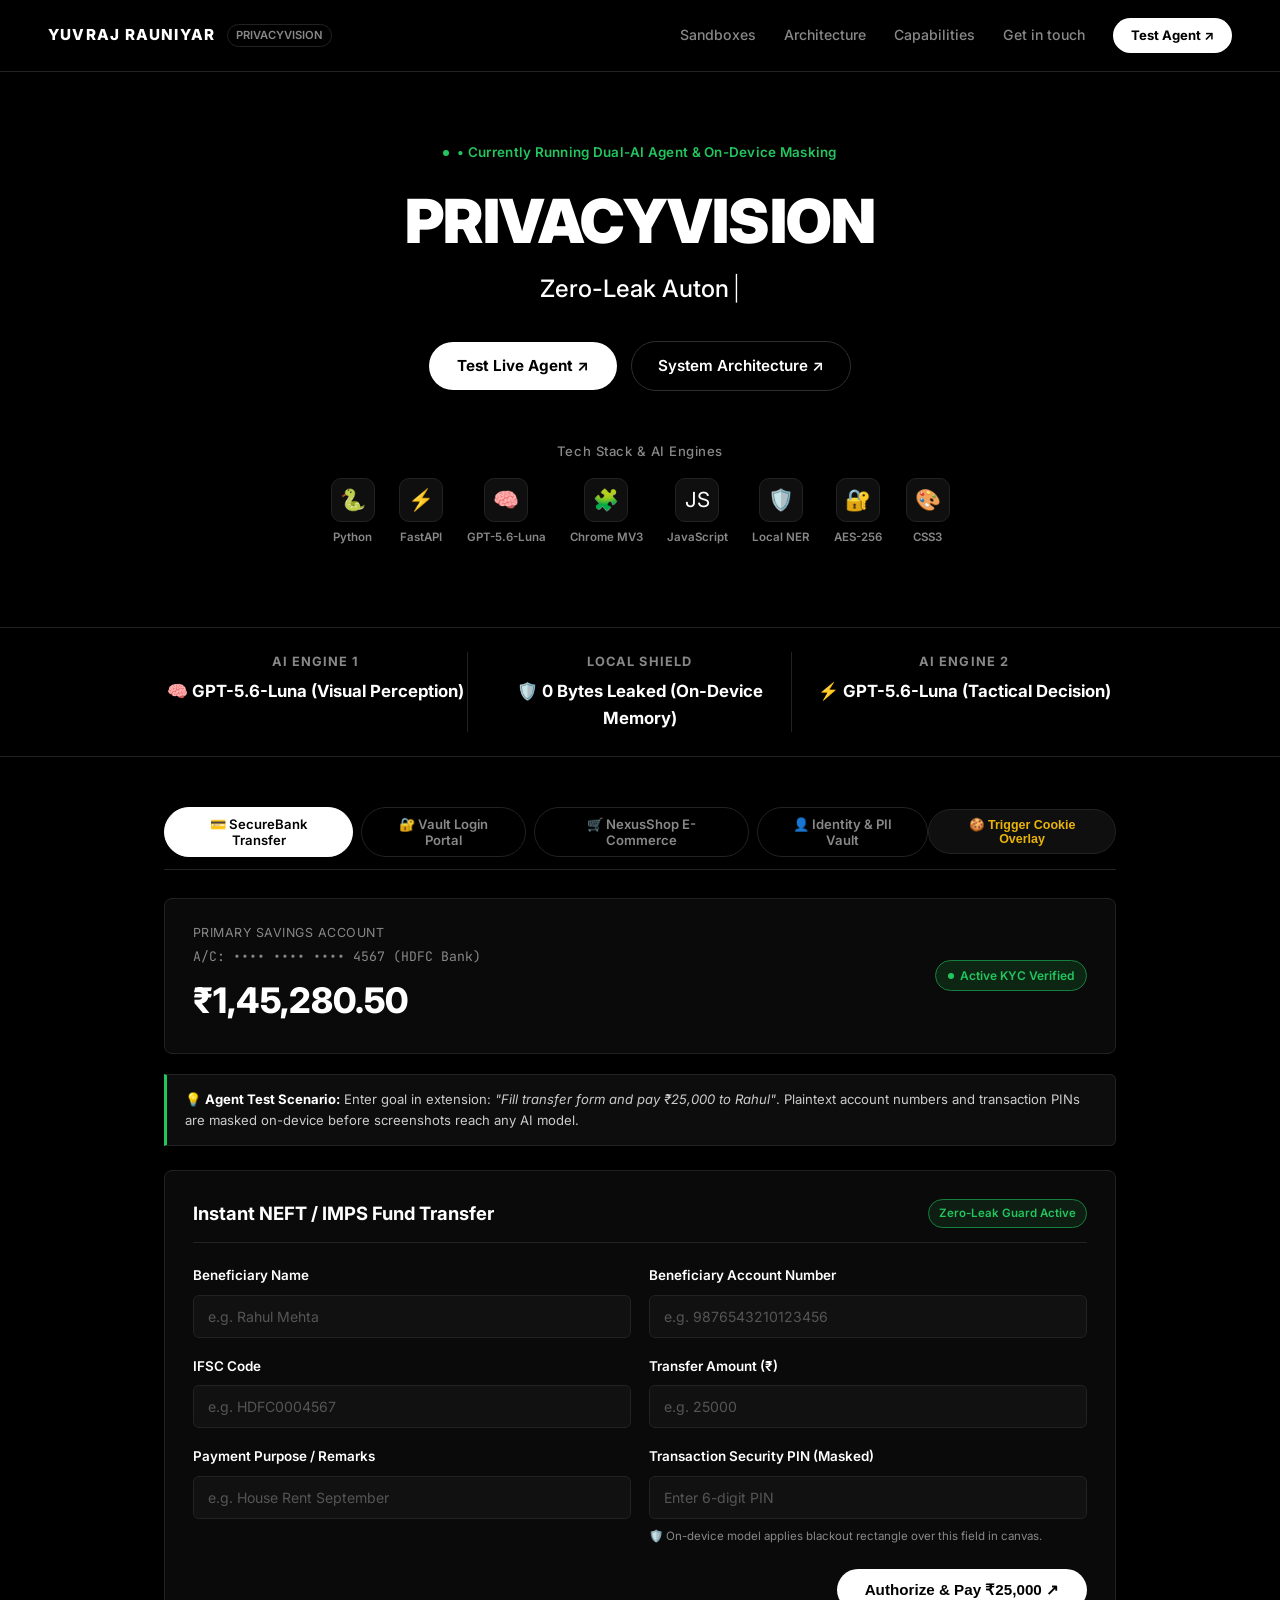
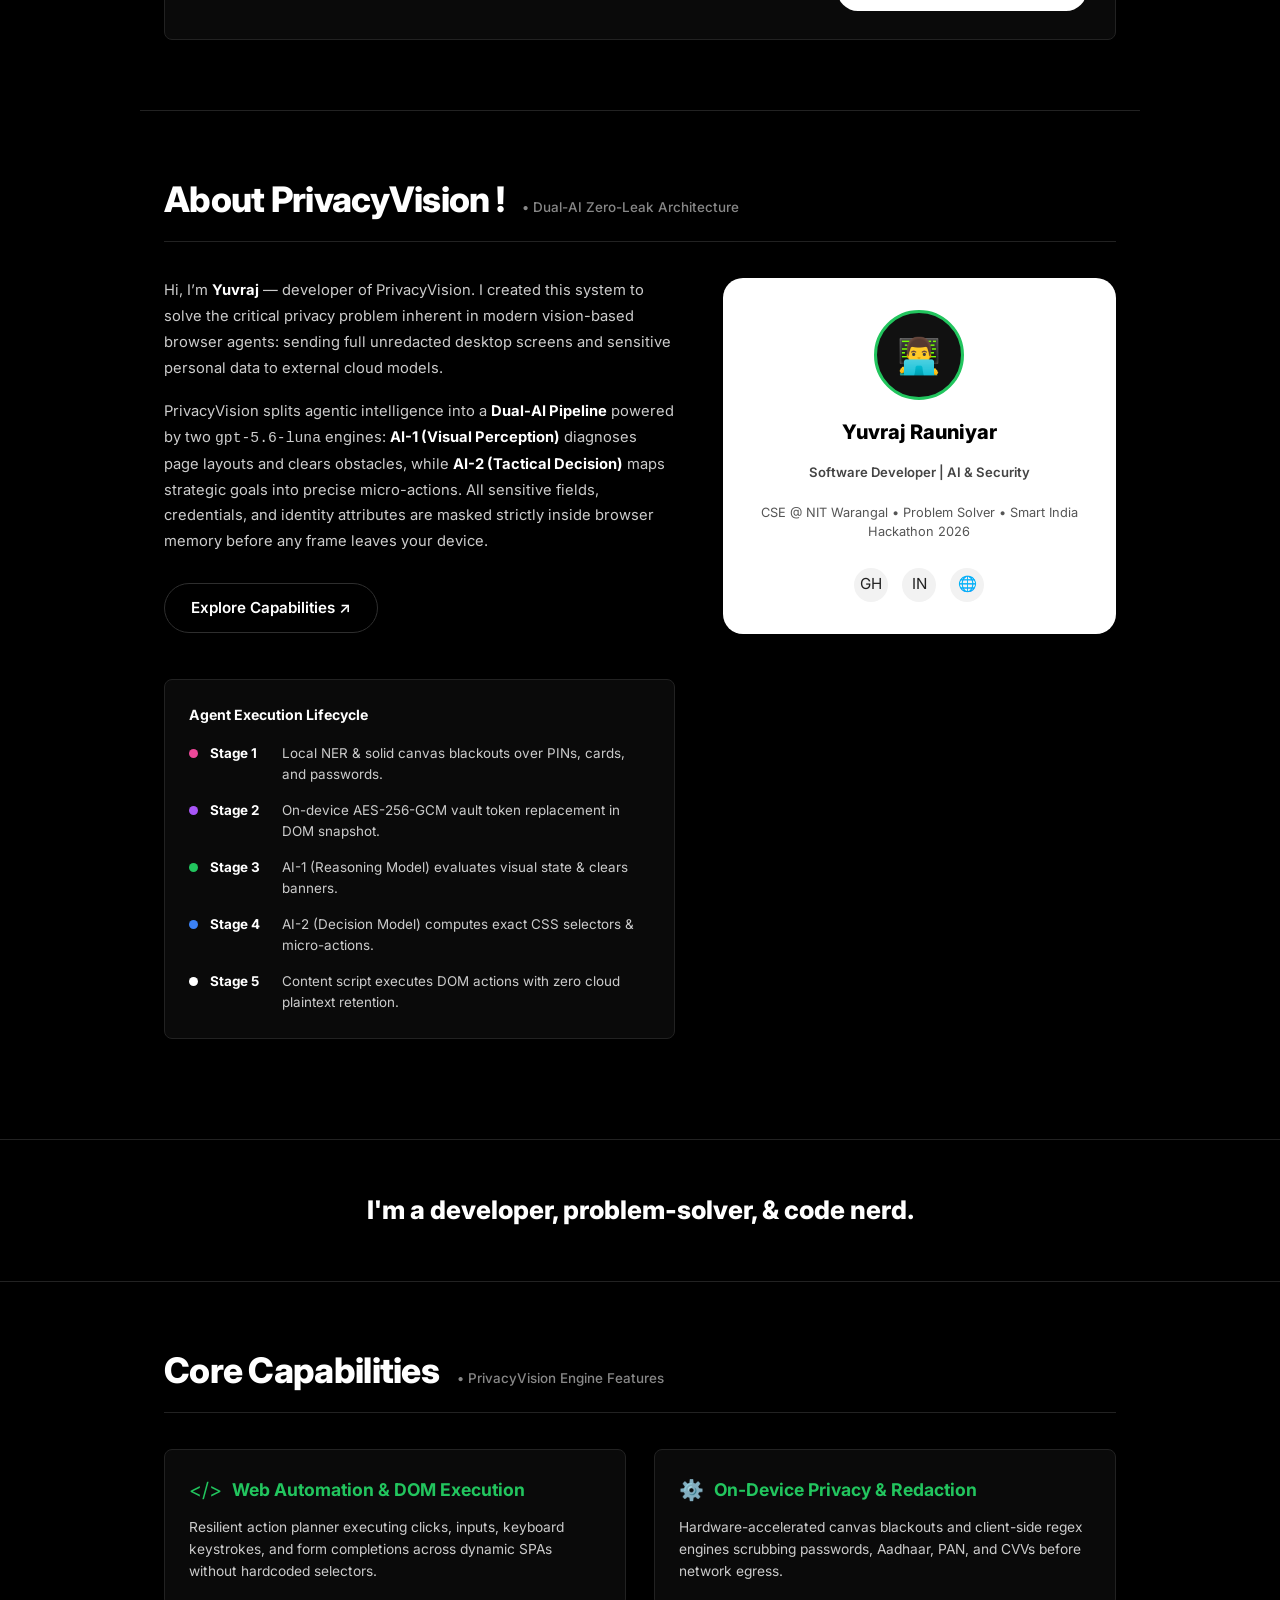
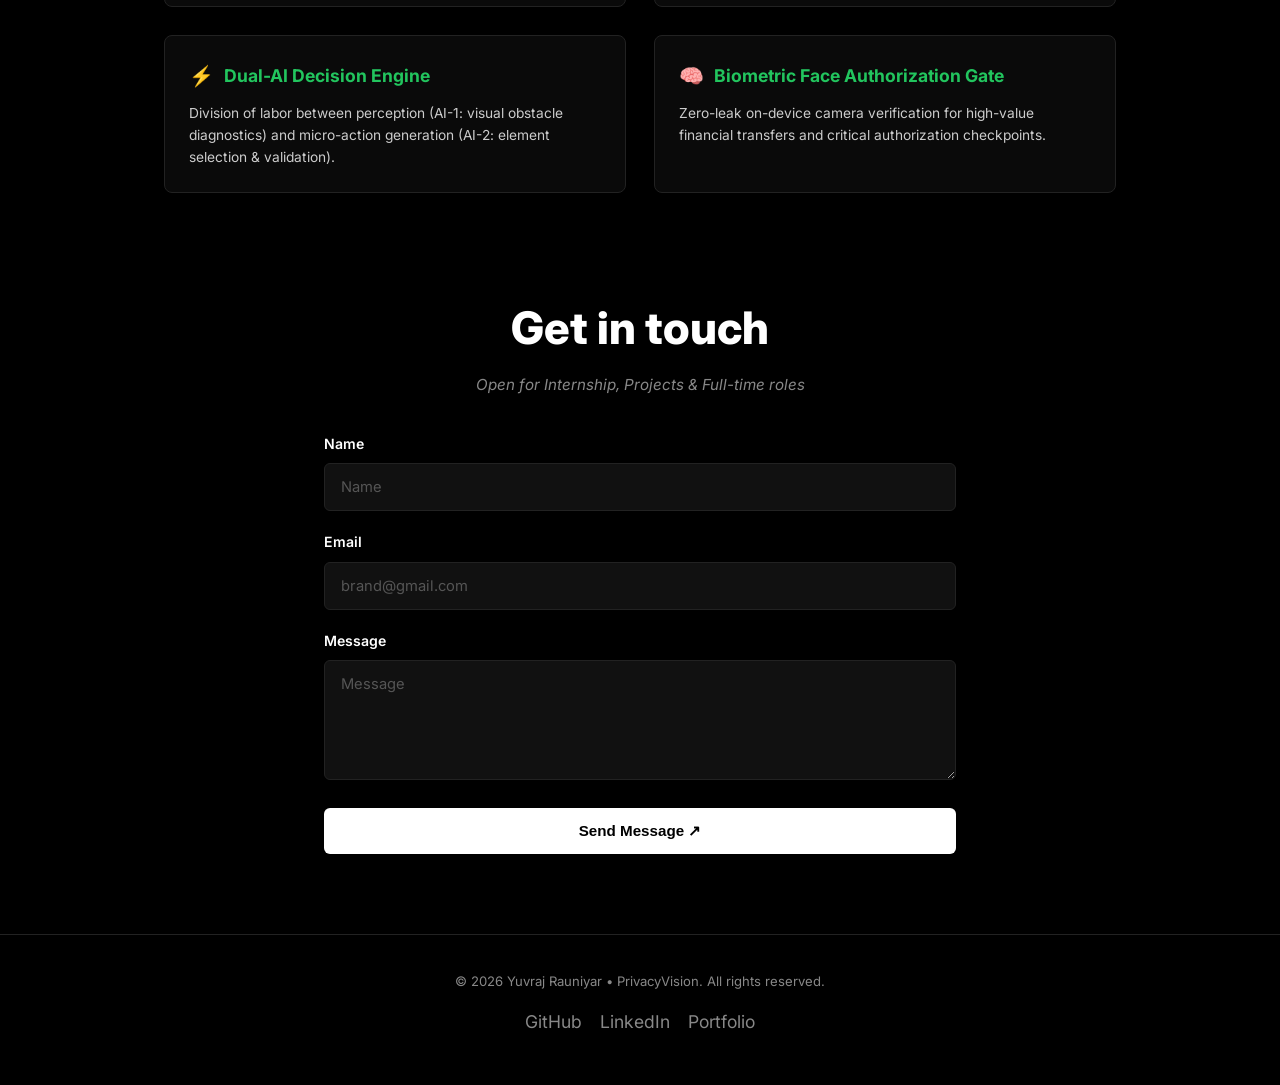
<file: demo/index.html>
<!DOCTYPE html>
<html lang="en">
<head>
  <meta charset="UTF-8">
  <meta name="viewport" content="width=device-width, initial-scale=1.0">
  <title>PrivacyVision — Autonomous Privacy-Preserving Web Agent</title>
  <link rel="stylesheet" href="styles.css">
  <link rel="preconnect" href="https://fonts.googleapis.com">
  <link rel="preconnect" href="https://fonts.gstatic.com" crossorigin>
  <link href="https://fonts.googleapis.com/css2?family=Inter:wght@400;500;600;700;800;900&family=JetBrains+Mono:wght@400;500;700&display=swap" rel="stylesheet">
</head>
<body>

  <!-- =====================================================================
       1. Topbar Navigation (Matching User's Portfolio Navbar)
       ===================================================================== -->
  <header class="demo-topbar">
    <a href="#" class="brand">
      <span class="brand-name">YUVRAJ RAUNIYAR</span>
      <span class="brand-badge">PRIVACYVISION</span>
    </a>
    <nav class="nav-links">
      <a href="#sandboxes" class="nav-link">Sandboxes</a>
      <a href="#about" class="nav-link">Architecture</a>
      <a href="#capabilities" class="nav-link">Capabilities</a>
      <a href="#contact" class="nav-link">Get in touch</a>
      <a href="#sandboxes" class="nav-btn-pill">Test Agent ↗</a>
    </nav>
  </header>

  <!-- =====================================================================
       2. Hero Section (Directly Matching Screenshot 1)
       ===================================================================== -->
  <section class="hero-section">
    <div class="hero-status-pill">
      <span class="hero-status-dot"></span>
      <span>• Currently Running Dual-AI Agent & On-Device Masking</span>
    </div>

    <h1 class="hero-title">PRIVACYVISION</h1>

    <div class="hero-subtitle-row">
      <span id="hero-subtitle-text">Zero-Leak Autonomous Web Agent</span>
      <span class="typing-cursor">|</span>
    </div>

    <div class="hero-actions">
      <a href="#sandboxes" class="btn-pill-primary">Test Live Agent ↗</a>
      <a href="#about" class="btn-pill-outline">System Architecture ↗</a>
    </div>

    <!-- Tech Stack I've worked with (Screenshot 1 Match) -->
    <div class="tech-stack-section">
      <span class="tech-stack-title">Tech Stack & AI Engines</span>
      <div class="tech-stack-row">
        
        <div class="tech-badge-item" title="Python 3.11 Backend">
          <div class="tech-icon-circle">🐍</div>
          <span class="tech-badge-label">Python</span>
        </div>

        <div class="tech-badge-item" title="FastAPI High-Performance Server">
          <div class="tech-icon-circle">⚡</div>
          <span class="tech-badge-label">FastAPI</span>
        </div>

        <div class="tech-badge-item" title="Dual GPT-5.6-Luna Vision & Decision Models">
          <div class="tech-icon-circle">🧠</div>
          <span class="tech-badge-label">GPT-5.6-Luna</span>
        </div>

        <div class="tech-badge-item" title="Chrome Extension MV3">
          <div class="tech-icon-circle">🧩</div>
          <span class="tech-badge-label">Chrome MV3</span>
        </div>

        <div class="tech-badge-item" title="Vanilla JavaScript Engine">
          <div class="tech-icon-circle">JS</div>
          <span class="tech-badge-label">JavaScript</span>
        </div>

        <div class="tech-badge-item" title="Local NER & Regex Masking">
          <div class="tech-icon-circle">🛡️</div>
          <span class="tech-badge-label">Local NER</span>
        </div>

        <div class="tech-badge-item" title="AES-256-GCM Secure Vault">
          <div class="tech-icon-circle">🔐</div>
          <span class="tech-badge-label">AES-256</span>
        </div>

        <div class="tech-badge-item" title="Pure Classic CSS Design">
          <div class="tech-icon-circle">🎨</div>
          <span class="tech-badge-label">CSS3</span>
        </div>

      </div>
    </div>
  </section>

  <!-- =====================================================================
       3. Three-Column Stat Bar (Directly Matching Screenshot 3 & 4)
       ===================================================================== -->
  <div class="stat-bar-container">
    <div class="stat-bar-grid">
      
      <div class="stat-col">
        <span class="stat-header">AI ENGINE 1</span>
        <span class="stat-value">🧠 GPT-5.6-Luna (Visual Perception)</span>
      </div>

      <div class="stat-col">
        <span class="stat-header">LOCAL SHIELD</span>
        <span class="stat-value">🛡️ 0 Bytes Leaked (On-Device Memory)</span>
      </div>

      <div class="stat-col">
        <span class="stat-header">AI ENGINE 2</span>
        <span class="stat-value">⚡ GPT-5.6-Luna (Tactical Decision)</span>
      </div>

    </div>
  </div>

  <!-- =====================================================================
       4. Interactive Sandboxes Container
       ===================================================================== -->
  <main class="demo-container" id="sandboxes">
    
    <!-- Sub-navigation tabs for testing scenarios -->
    <div class="portal-tabs-nav">
      <div class="portal-tabs-group">
        <button class="portal-tab-btn active" data-portal="portal-bank">💳 SecureBank Transfer</button>
        <button class="portal-tab-btn" data-portal="portal-login">🔐 Vault Login Portal</button>
        <button class="portal-tab-btn" data-portal="portal-shop">🛒 NexusShop E-Commerce</button>
        <button class="portal-tab-btn" data-portal="portal-pii">👤 Identity & PII Vault</button>
      </div>
      <button class="btn-cookie-trigger" id="btn-trigger-cookie">🍪 Trigger Cookie Overlay</button>
    </div>

    <!-- Cookie Consent Simulator (Obstacle Testing) -->
    <div id="cookie-consent-overlay" class="cookie-banner" style="display: none;">
      <div class="cookie-content">
        <div class="cookie-text">
          <strong>🍪 Simulated Cookie Consent Overlay</strong>
          <p>This obstacle banner tests AI-1's visual reasoning: the agent detects and dismisses dialogs autonomously without hardcoded rules.</p>
        </div>
        <div class="cookie-actions">
          <button class="btn-pill-outline" id="btn-cookie-dismiss" style="padding: 6px 16px; font-size: 0.8rem;">Dismiss</button>
          <button class="btn-pill-primary" id="btn-cookie-accept" sel="button#btn-cookie-accept" style="padding: 6px 16px; font-size: 0.8rem;">Accept Cookies ↗</button>
        </div>
      </div>
    </div>

    <!-- PORTAL 1: SECUREBANK TRANSFER -->
    <section id="portal-bank" class="portal-view active">
      
      <div class="balance-card">
        <div class="balance-left">
          <span class="balance-label">Primary Savings Account</span>
          <span class="account-number">A/C: •••• •••• •••• 4567 (HDFC Bank)</span>
          <div class="balance-amount">₹1,45,280.50</div>
        </div>
        <div class="balance-badge">
          <span class="hero-status-dot"></span> Active KYC Verified
        </div>
      </div>

      <div class="hint-strip">
        💡 <strong>Agent Test Scenario:</strong> Enter goal in extension: <em>"Fill transfer form and pay ₹25,000 to Rahul"</em>. 
        Plaintext account numbers and transaction PINs are masked on-device before screenshots reach any AI model.
      </div>

      <div class="form-container" id="bank-form-section">
        <div class="form-header">
          <h2>Instant NEFT / IMPS Fund Transfer</h2>
          <span class="badge-secure">Zero-Leak Guard Active</span>
        </div>

        <form id="fund-transfer-form" onsubmit="handleTransferSubmit(event)">
          <div class="form-grid">
            
            <div class="form-group">
              <label for="beneficiary-name">Beneficiary Name</label>
              <input type="text" id="beneficiary-name" name="beneficiary" placeholder="e.g. Rahul Mehta" required sel="input#beneficiary-name">
            </div>

            <div class="form-group">
              <label for="account-number">Beneficiary Account Number</label>
              <input type="text" id="account-number" name="accountNumber" placeholder="e.g. 9876543210123456" required sel="input#account-number">
            </div>

            <div class="form-group">
              <label for="ifsc-code">IFSC Code</label>
              <input type="text" id="ifsc-code" name="ifsc" placeholder="e.g. HDFC0004567" required sel="input#ifsc-code">
            </div>

            <div class="form-group">
              <label for="transfer-amount">Transfer Amount (₹)</label>
              <input type="number" id="transfer-amount" name="amount" placeholder="e.g. 25000" min="1" max="100000" required sel="input#transfer-amount">
            </div>

            <div class="form-group">
              <label for="transfer-remarks">Payment Purpose / Remarks</label>
              <input type="text" id="transfer-remarks" name="remarks" placeholder="e.g. House Rent September" sel="input#transfer-remarks">
            </div>

            <div class="form-group">
              <label for="security-pin">Transaction Security PIN (Masked)</label>
              <input type="password" id="security-pin" name="upiPin" placeholder="Enter 6-digit PIN" maxlength="6" required sel="input#security-pin">
              <span class="field-hint">🛡️ On-device model applies blackout rectangle over this field in canvas.</span>
            </div>

          </div>

          <div class="form-footer">
            <button type="submit" id="btn-transfer-submit" class="btn-pill-primary" sel="button#btn-transfer-submit">
              Authorize & Pay ₹25,000 ↗
            </button>
          </div>
        </form>
      </div>

      <!-- Transfer Success Receipt -->
      <div id="transfer-success-modal" class="receipt-card" style="display: none;">
        <div class="receipt-icon">✓</div>
        <h3>Transaction Successful</h3>
        <p class="receipt-subtitle">Reference ID: <strong id="rec-ref">SB-89217491</strong></p>
        
        <div class="receipt-details">
          <div class="receipt-row">
            <span>Paid To:</span>
            <strong id="rec-name">Rahul Mehta</strong>
          </div>
          <div class="receipt-row">
            <span>Amount Debited:</span>
            <strong id="rec-amount" class="text-emerald">₹25,000.00</strong>
          </div>
          <div class="receipt-row">
            <span>Privacy Guarantee:</span>
            <span class="badge-secure">Zero Plaintext Leaked</span>
          </div>
        </div>

        <button class="btn-pill-outline" onclick="resetBankForm()">Make Another Transfer ↗</button>
      </div>

    </section>

    <!-- PORTAL 2: NEXUSSHOP E-COMMERCE -->
    <section id="portal-shop" class="portal-view">
      
      <div class="shop-bar">
        <div class="search-box">
          <input type="text" id="shop-search-input" placeholder="Search products, shoes, earbuds..." sel="input#shop-search-input">
          <button id="btn-shop-search" class="btn-shop-search" sel="button#btn-shop-search">Search ↗</button>
        </div>
        <button id="btn-open-cart" class="btn-cart" sel="button#btn-open-cart">
          Cart (<span id="cart-counter">0</span>)
        </button>
      </div>

      <div class="catalog-grid">
        
        <div class="product-card" id="prod-shoes">
          <div class="product-badge">Top Seller</div>
          <div class="product-image-box">👟</div>
          <h3 class="product-title">Quantum Velocity Running Shoes</h3>
          <p class="product-desc">Carbon-fiber responsive sole with breathable recycled knit mesh.</p>
          <div class="product-price-row">
            <span class="product-price">₹4,999</span>
            <span class="product-orig-price">₹7,999</span>
          </div>
          <button class="btn-add-cart" id="btn-add-shoes" onclick="addToCart('Quantum Velocity Running Shoes', 4999)" sel="button#btn-add-shoes">
            Add to Cart ↗
          </button>
        </div>

        <div class="product-card" id="prod-buds">
          <div class="product-badge">New Launch</div>
          <div class="product-image-box">🎧</div>
          <h3 class="product-title">AeroFit Pro Wireless Earbuds</h3>
          <p class="product-desc">Active Noise Cancellation with 48-hour ultra long battery life.</p>
          <div class="product-price-row">
            <span class="product-price">₹2,499</span>
            <span class="product-orig-price">₹4,499</span>
          </div>
          <button class="btn-add-cart" id="btn-add-buds" onclick="addToCart('AeroFit Pro Wireless Earbuds', 2499)" sel="button#btn-add-buds">
            Add to Cart ↗
          </button>
        </div>

      </div>

      <!-- Shopping Cart Drawer -->
      <div id="cart-drawer" class="cart-drawer" style="display: none;">
        <div class="drawer-header">
          <h3>Shopping Cart</h3>
          <button class="btn-close-drawer" onclick="closeCart()">&times;</button>
        </div>
        <div id="cart-items-list" class="cart-items-list"></div>
        <div class="cart-summary">
          <div class="summary-row">
            <span>Subtotal:</span>
            <strong id="cart-total-val">₹0</strong>
          </div>
          <button id="btn-proceed-checkout" class="btn-pill-primary" onclick="showCheckout()" sel="button#btn-proceed-checkout">
            Proceed to Checkout ↗
          </button>
        </div>
      </div>

      <!-- Checkout View -->
      <div id="checkout-view" class="checkout-container" style="display: none;">
        <h3>Shipping & Payment Review</h3>
        <div class="checkout-grid">
          <div class="address-box">
            <h4>Saved Delivery Address</h4>
            <p><strong>Priya Sharma</strong><br>Flat 402, Cyber Heights, Sector 62<br>Noida, Uttar Pradesh — 201309<br>Phone: +91 98765 43210</p>
            <button id="btn-select-address" class="btn-pill-outline" onclick="confirmAddress()" sel="button#btn-select-address">
              Deliver to this Address ↗
            </button>
          </div>
          <div class="payment-box">
            <h4>Payment Selection</h4>
            <label style="display: flex; align-items: center; gap: 8px; font-size: 0.85rem; color: #ffffff;">
              <input type="radio" name="payment" value="saved-card" checked>
              <span>Saved HDFC Visa Card (•••• 5678)</span>
            </label>
            <button id="btn-place-order" class="btn-pill-primary" onclick="placeOrder()" sel="button#btn-place-order" style="margin-top: 18px; width: 100%;">
              Place Order & Confirm Purchase ↗
            </button>
          </div>
        </div>
      </div>

      <!-- Order Confirmation Screen -->
      <div id="order-success-screen" class="receipt-card" style="display: none;">
        <div class="receipt-icon">🎉</div>
        <h3>Order Confirmed!</h3>
        <p class="receipt-subtitle">Thank you for your order! Your package is scheduled for delivery.</p>
        <p>Order Reference: <strong id="order-ref">NX-99214</strong></p>
        <button class="btn-pill-outline" onclick="resetShop()" style="margin-top: 16px;">Continue Shopping ↗</button>
      </div>

    </section>

    <!-- PORTAL 3: IDENTITY & PII LAB -->
    <section id="portal-pii" class="portal-view">
      
      <div class="pii-hero">
        <h2>On-Device PII & Data Protection Testbench</h2>
        <p>High-risk synthetic data entities verified against local regex and canvas redaction filters.</p>
      </div>

      <div class="pii-grid">
        
        <div class="pii-card">
          <div class="pii-header">
            <span>Sensitive Identity Records</span>
            <span class="badge-blackout">Redacted</span>
          </div>
          <div class="pii-body">
            <div class="pii-field">
              <span class="pii-label">Full Legal Name:</span>
              <span class="pii-val">Priya Sharma</span>
            </div>
            <div class="pii-field">
              <span class="pii-label">Email Address:</span>
              <span class="pii-val">priya.sharma@gmail.com</span>
            </div>
            <div class="pii-field">
              <span class="pii-label">Mobile Number:</span>
              <span class="pii-val">+91 98765 43210</span>
            </div>
            <div class="pii-field">
              <span class="pii-label">Aadhaar Card No:</span>
              <span class="pii-val">4592 8193 0184</span>
            </div>
            <div class="pii-field">
              <span class="pii-label">PAN Tax Identifier:</span>
              <span class="pii-val">ABCDE1234F</span>
            </div>
          </div>
        </div>

        <div class="pii-card">
          <div class="pii-header">
            <span>Financial & Vault Data</span>
            <span class="badge-blackout">Airtight</span>
          </div>
          <div class="pii-body">
            <div class="pii-field">
              <span class="pii-label">Credit Card:</span>
              <span class="pii-val">4532 7890 1234 5678</span>
            </div>
            <div class="pii-field">
              <span class="pii-label">CVV Security Code:</span>
              <span class="pii-val">789</span>
            </div>
            <div class="pii-field">
              <span class="pii-label">UPI VPA Handle:</span>
              <span class="pii-val">priya.sharma@oksbi</span>
            </div>
            <div class="pii-field">
              <span class="pii-label">Secret Master Password:</span>
              <span class="pii-val">MyS3cur3P@ss!2026</span>
            </div>
          </div>
        </div>

      </div>

    </section>

    <!-- PORTAL 4: VAULT LOGIN & AUTHENTICATION SANDBOX -->
    <section id="portal-login" class="portal-view">
      <div class="hint-strip">
        💡 <strong>Vault Extraction Test:</strong> Instruct PrivacyVision: <em>"Login to portal using saved vault credentials"</em>. 
        When the agent sees this login form with empty username and password fields, it automatically extracts and injects your saved credentials from the on-device vault!
      </div>

      <div class="form-container" id="login-form-section" style="max-width: 520px; margin: 0 auto;">
        <div class="form-header">
          <h2>Secure Account Portal Login</h2>
          <span class="badge-secure">Vault Auto-Extract Active</span>
        </div>

        <form id="portal-auth-form" onsubmit="handleLoginSubmit(event)">
          <div class="form-group" style="margin-bottom: 16px;">
            <label for="login-username">Email / Username</label>
            <input type="text" id="login-username" name="username" placeholder="Enter username or email" required sel="input#login-username">
          </div>

          <div class="form-group" style="margin-bottom: 16px;">
            <label for="login-password">Master Password</label>
            <input type="password" id="login-password" name="password" placeholder="••••••••" required sel="input#login-password">
            <span class="field-hint">🛡️ Auto-extracted on-device from AES-256-GCM vault. Zero plaintext sent to cloud.</span>
          </div>

          <div style="display: flex; align-items: center; justify-content: space-between; margin-bottom: 22px;">
            <label style="display: flex; align-items: center; gap: 8px; font-size: 0.82rem; color: var(--text-muted); cursor: pointer;">
              <input type="checkbox" id="login-remember" checked>
              <span>Keep session authenticated</span>
            </label>
            <a href="#" style="font-size: 0.8rem; color: var(--text-muted); text-decoration: none;" onclick="return false;">Forgot password?</a>
          </div>

          <div class="form-footer" style="justify-content: stretch;">
            <button type="submit" id="btn-login-submit" class="btn-pill-primary" style="width: 100%; justify-content: center;" sel="button#btn-login-submit">
              Sign In to Account ↗
            </button>
          </div>
        </form>
      </div>

      <!-- Login Success Modal -->
      <div id="login-success-modal" class="receipt-card" style="display: none; max-width: 480px; margin: 0 auto;">
        <div class="receipt-icon">✓</div>
        <h3>Authentication Successful</h3>
        <p class="receipt-subtitle">Authenticated with saved credentials from local vault</p>
        <div class="receipt-details">
          <div class="receipt-row">
            <span>User Account:</span>
            <strong id="logged-user-name">priya.sharma@gmail.com</strong>
          </div>
          <div class="receipt-row">
            <span>Security Status:</span>
            <span class="badge-secure">Zero Password Leaked</span>
          </div>
          <div class="receipt-row">
            <span>Session Auth:</span>
            <strong class="text-emerald">Authorized via Vault</strong>
          </div>
        </div>
        <button class="btn-pill-outline" onclick="resetLoginForm()">Log Out / Test Again ↗</button>
      </div>
    </section>

  </main>

  <!-- =====================================================================
       5. About PrivacyVision & Profile (Directly Matching Screenshot 2 & 4)
       ===================================================================== -->
  <section class="about-section" id="about">
    <div class="section-heading-row">
      <h2 class="section-title">About PrivacyVision !</h2>
      <span class="section-subtitle-tag">• Dual-AI Zero-Leak Architecture</span>
    </div>

    <div class="about-grid">
      
      <div class="about-text-col">
        <p class="about-para">
          Hi, I’m <strong>Yuvraj</strong> — developer of PrivacyVision. I created this system to solve the critical privacy problem inherent in modern vision-based browser agents: sending full unredacted desktop screens and sensitive personal data to external cloud models.
        </p>

        <p class="about-para">
          PrivacyVision splits agentic intelligence into a <strong>Dual-AI Pipeline</strong> powered by two <code>gpt-5.6-luna</code> engines:
          <strong>AI-1 (Visual Perception)</strong> diagnoses page layouts and clears obstacles, while 
          <strong>AI-2 (Tactical Decision)</strong> maps strategic goals into precise micro-actions. 
          All sensitive fields, credentials, and identity attributes are masked strictly inside browser memory before any frame leaves your device.
        </p>

        <div style="margin-top: 10px;">
          <a href="#contact" class="btn-pill-outline">Explore Capabilities ↗</a>
        </div>

        <!-- Timeline / Ledger (Screenshot 3 & 4 Match) -->
        <div class="timeline-card">
          <div class="timeline-header">Agent Execution Lifecycle</div>
          <div class="timeline-list">
            
            <div class="timeline-item">
              <span class="timeline-dot dot-pink"></span>
              <span class="timeline-year">Stage 1</span>
              <span class="timeline-desc">Local NER & solid canvas blackouts over PINs, cards, and passwords.</span>
            </div>

            <div class="timeline-item">
              <span class="timeline-dot dot-purple"></span>
              <span class="timeline-year">Stage 2</span>
              <span class="timeline-desc">On-device AES-256-GCM vault token replacement in DOM snapshot.</span>
            </div>

            <div class="timeline-item">
              <span class="timeline-dot dot-green"></span>
              <span class="timeline-year">Stage 3</span>
              <span class="timeline-desc">AI-1 (Reasoning Model) evaluates visual state & clears banners.</span>
            </div>

            <div class="timeline-item">
              <span class="timeline-dot dot-blue"></span>
              <span class="timeline-year">Stage 4</span>
              <span class="timeline-desc">AI-2 (Decision Model) computes exact CSS selectors & micro-actions.</span>
            </div>

            <div class="timeline-item">
              <span class="timeline-dot dot-white"></span>
              <span class="timeline-year">Stage 5</span>
              <span class="timeline-desc">Content script executes DOM actions with zero cloud plaintext retention.</span>
            </div>

          </div>
        </div>

      </div>

      <!-- Floating White Profile Card (Screenshot 4 Match) -->
      <div class="portfolio-profile-card">
        <div class="profile-avatar-wrap">
          <div style="font-size: 2.2rem;">👨‍💻</div>
        </div>
        <h3 class="profile-name">Yuvraj Rauniyar</h3>
        <span class="profile-role">Software Developer | AI & Security</span>
        
        <p style="font-size: 0.8rem; color: #555555; line-height: 1.5; margin: 6px 0;">
          CSE @ NIT Warangal • Problem Solver • Smart India Hackathon 2026
        </p>

        <div class="profile-socials-row">
          <a href="https://github.com/Yuv-Raj-15" target="_blank" class="social-icon-link" title="GitHub">GH</a>
          <a href="https://linkedin.com" target="_blank" class="social-icon-link" title="LinkedIn">IN</a>
          <a href="https://yuvrajrauniyar.com.np" target="_blank" class="social-icon-link" title="Portfolio">🌐</a>
        </div>
      </div>

    </div>
  </section>

  <!-- Big Motto Banner (Screenshot 4 Match) -->
  <div class="motto-banner">
    I'm a developer, problem-solver, & code nerd.
  </div>

  <!-- =====================================================================
       6. Core Capabilities / Skills (Directly Matching Screenshot 3)
       ===================================================================== -->
  <section class="capabilities-section" id="capabilities">
    <div class="section-heading-row">
      <h2 class="section-title">Core Capabilities</h2>
      <span class="section-subtitle-tag">• PrivacyVision Engine Features</span>
    </div>

    <div class="cap-grid">
      
      <div class="cap-card">
        <div class="cap-header">
          <span class="cap-icon">&lt;/&gt;</span>
          <h3 class="cap-title">Web Automation & DOM Execution</h3>
        </div>
        <p class="cap-desc">
          Resilient action planner executing clicks, inputs, keyboard keystrokes, and form completions across dynamic SPAs without hardcoded selectors.
        </p>
      </div>

      <div class="cap-card">
        <div class="cap-header">
          <span class="cap-icon">⚙️</span>
          <h3 class="cap-title">On-Device Privacy & Redaction</h3>
        </div>
        <p class="cap-desc">
          Hardware-accelerated canvas blackouts and client-side regex engines scrubbing passwords, Aadhaar, PAN, and CVVs before network egress.
        </p>
      </div>

      <div class="cap-card">
        <div class="cap-header">
          <span class="cap-icon">⚡</span>
          <h3 class="cap-title">Dual-AI Decision Engine</h3>
        </div>
        <p class="cap-desc">
          Division of labor between perception (AI-1: visual obstacle diagnostics) and micro-action generation (AI-2: element selection & validation).
        </p>
      </div>

      <div class="cap-card">
        <div class="cap-header">
          <span class="cap-icon">🧠</span>
          <h3 class="cap-title">Biometric Face Authorization Gate</h3>
        </div>
        <p class="cap-desc">
          Zero-leak on-device camera verification for high-value financial transfers and critical authorization checkpoints.
        </p>
      </div>

    </div>
  </section>

  <!-- =====================================================================
       7. "Get in Touch" / Custom Goal Form (Directly Matching Screenshot 5)
       ===================================================================== -->
  <section class="contact-section" id="contact">
    <div class="contact-hero">
      <h2 class="contact-title">Get in touch</h2>
      <p class="contact-subtitle">Open for Internship, Projects & Full-time roles</p>
    </div>

    <form class="contact-form" onsubmit="handleContactSubmit(event)">
      <div class="contact-field">
        <label for="contact-name">Name</label>
        <input type="text" id="contact-name" placeholder="Name" required>
      </div>

      <div class="contact-field">
        <label for="contact-email">Email</label>
        <input type="email" id="contact-email" placeholder="brand@gmail.com" required>
      </div>

      <div class="contact-field">
        <label for="contact-message">Message</label>
        <textarea id="contact-message" rows="5" placeholder="Message" required></textarea>
      </div>

      <button type="submit" class="btn-contact-submit" id="btn-submit-contact">Send Message ↗</button>
      <div id="contact-feedback" style="display: none; text-align: center; color: var(--accent-green); font-size: 0.85rem; font-weight: 600; margin-top: 10px;">
        ✓ Message received! Thanks for reaching out.
      </div>
    </form>
  </section>

  <!-- =====================================================================
       8. Minimalist Footer (Matching Screenshots 3, 4, 5)
       ===================================================================== -->
  <footer class="portfolio-footer">
    <div class="footer-copy">
      © 2026 Yuvraj Rauniyar • PrivacyVision. All rights reserved.
    </div>
    <div class="footer-socials">
      <a href="https://github.com/Yuv-Raj-15" target="_blank" class="footer-social-link">GitHub</a>
      <a href="https://linkedin.com" target="_blank" class="footer-social-link">LinkedIn</a>
      <a href="https://yuvrajrauniyar.com.np" target="_blank" class="footer-social-link">Portfolio</a>
    </div>
  </footer>

  <!-- Interactive Scripts -->
  <script>
    // Tab Switching
    const portalTabs = document.querySelectorAll('.portal-tab-btn');
    const portalViews = document.querySelectorAll('.portal-view');

    portalTabs.forEach(tab => {
      tab.addEventListener('click', () => {
        portalTabs.forEach(t => t.classList.remove('active'));
        portalViews.forEach(v => v.classList.remove('active'));
        tab.classList.add('active');
        document.getElementById(tab.dataset.portal).classList.add('active');
      });
    });

    // Cookie Simulator
    const cookieBtn = document.getElementById('btn-trigger-cookie');
    const cookieOverlay = document.getElementById('cookie-consent-overlay');
    const cookieAccept = document.getElementById('btn-cookie-accept');
    const cookieDismiss = document.getElementById('btn-cookie-dismiss');

    if (cookieBtn) {
      cookieBtn.addEventListener('click', () => {
        cookieOverlay.style.display = cookieOverlay.style.display === 'none' ? 'block' : 'none';
      });
    }
    if (cookieAccept) {
      cookieAccept.addEventListener('click', () => {
        cookieOverlay.style.display = 'none';
      });
    }
    if (cookieDismiss) {
      cookieDismiss.addEventListener('click', () => {
        cookieOverlay.style.display = 'none';
      });
    }

    // Bank Handlers
    function handleTransferSubmit(e) {
      e.preventDefault();
      const name = document.getElementById('beneficiary-name').value || 'Rahul Mehta';
      const amount = document.getElementById('transfer-amount').value || '25000';

      document.getElementById('rec-name').textContent = name;
      document.getElementById('rec-amount').textContent = `₹${Number(amount).toLocaleString('en-IN')}.00`;
      document.getElementById('rec-ref').textContent = `SB-${Math.floor(10000000 + Math.random() * 90000000)}`;

      document.getElementById('bank-form-section').style.display = 'none';
      document.getElementById('transfer-success-modal').style.display = 'block';
    }

    function resetBankForm() {
      document.getElementById('bank-form-section').style.display = 'block';
      document.getElementById('transfer-success-modal').style.display = 'none';
      document.getElementById('fund-transfer-form').reset();
    }

    // Shop Handlers
    let cartItems = [];

    function addToCart(title, price) {
      cartItems.push({ title, price });
      document.getElementById('cart-counter').textContent = cartItems.length;
      renderCart();
      document.getElementById('cart-drawer').style.display = 'block';
    }

    function renderCart() {
      const list = document.getElementById('cart-items-list');
      if (!list) return;
      list.innerHTML = '';
      let total = 0;
      cartItems.forEach(item => {
        total += item.price;
        const row = document.createElement('div');
        row.className = 'cart-item-row';
        row.innerHTML = `<span>${item.title}</span><strong>₹${item.price.toLocaleString('en-IN')}</strong>`;
        list.appendChild(row);
      });
      document.getElementById('cart-total-val').textContent = `₹${total.toLocaleString('en-IN')}`;
    }

    function closeCart() {
      document.getElementById('cart-drawer').style.display = 'none';
    }

    function showCheckout() {
      document.getElementById('cart-drawer').style.display = 'none';
      document.getElementById('checkout-view').style.display = 'block';
    }

    function confirmAddress() {
      const btn = document.getElementById('btn-select-address');
      btn.textContent = '✓ Address Confirmed';
      btn.style.borderColor = '#22c55e';
      btn.style.color = '#22c55e';
    }

    function placeOrder() {
      document.getElementById('checkout-view').style.display = 'none';
      document.getElementById('order-ref').textContent = `NX-${Math.floor(10000 + Math.random() * 90000)}`;
      document.getElementById('order-success-screen').style.display = 'block';
    }

    function resetShop() {
      cartItems = [];
      document.getElementById('cart-counter').textContent = '0';
      document.getElementById('order-success-screen').style.display = 'none';
      document.getElementById('checkout-view').style.display = 'none';
      document.getElementById('cart-drawer').style.display = 'none';
    }

    // Login Handlers
    function handleLoginSubmit(e) {
      e.preventDefault();
      const user = document.getElementById('login-username').value || 'priya.sharma@gmail.com';
      document.getElementById('logged-user-name').textContent = user;
      document.getElementById('login-form-section').style.display = 'none';
      document.getElementById('login-success-modal').style.display = 'block';
    }

    function resetLoginForm() {
      document.getElementById('login-form-section').style.display = 'block';
      document.getElementById('login-success-modal').style.display = 'none';
      document.getElementById('portal-auth-form').reset();
    }

    // Contact Form Handler
    function handleContactSubmit(e) {
      e.preventDefault();
      document.getElementById('contact-feedback').style.display = 'block';
      setTimeout(() => {
        document.getElementById('contact-name').value = '';
        document.getElementById('contact-email').value = '';
        document.getElementById('contact-message').value = '';
      }, 1000);
    }

    // Subtitle typewriter effect
    const phrases = [
      "Zero-Leak Autonomous Web Agent",
      "Perception + Tactical Decision AI",
      "On-Device PII & Biometric Shield",
      "Smart India Hackathon 2026"
    ];
    let phraseIdx = 0;
    let charIdx = 0;
    let isDeleting = false;
    const subElem = document.getElementById('hero-subtitle-text');

    function typeLoop() {
      const current = phrases[phraseIdx];
      if (isDeleting) {
        subElem.textContent = current.substring(0, charIdx - 1);
        charIdx--;
      } else {
        subElem.textContent = current.substring(0, charIdx + 1);
        charIdx++;
      }

      let speed = isDeleting ? 40 : 80;

      if (!isDeleting && charIdx === current.length) {
        speed = 2000;
        isDeleting = true;
      } else if (isDeleting && charIdx === 0) {
        isDeleting = false;
        phraseIdx = (phraseIdx + 1) % phrases.length;
        speed = 400;
      }

      setTimeout(typeLoop, speed);
    }
    setTimeout(typeLoop, 1000);
  </script>
</body>
</html>
</file>
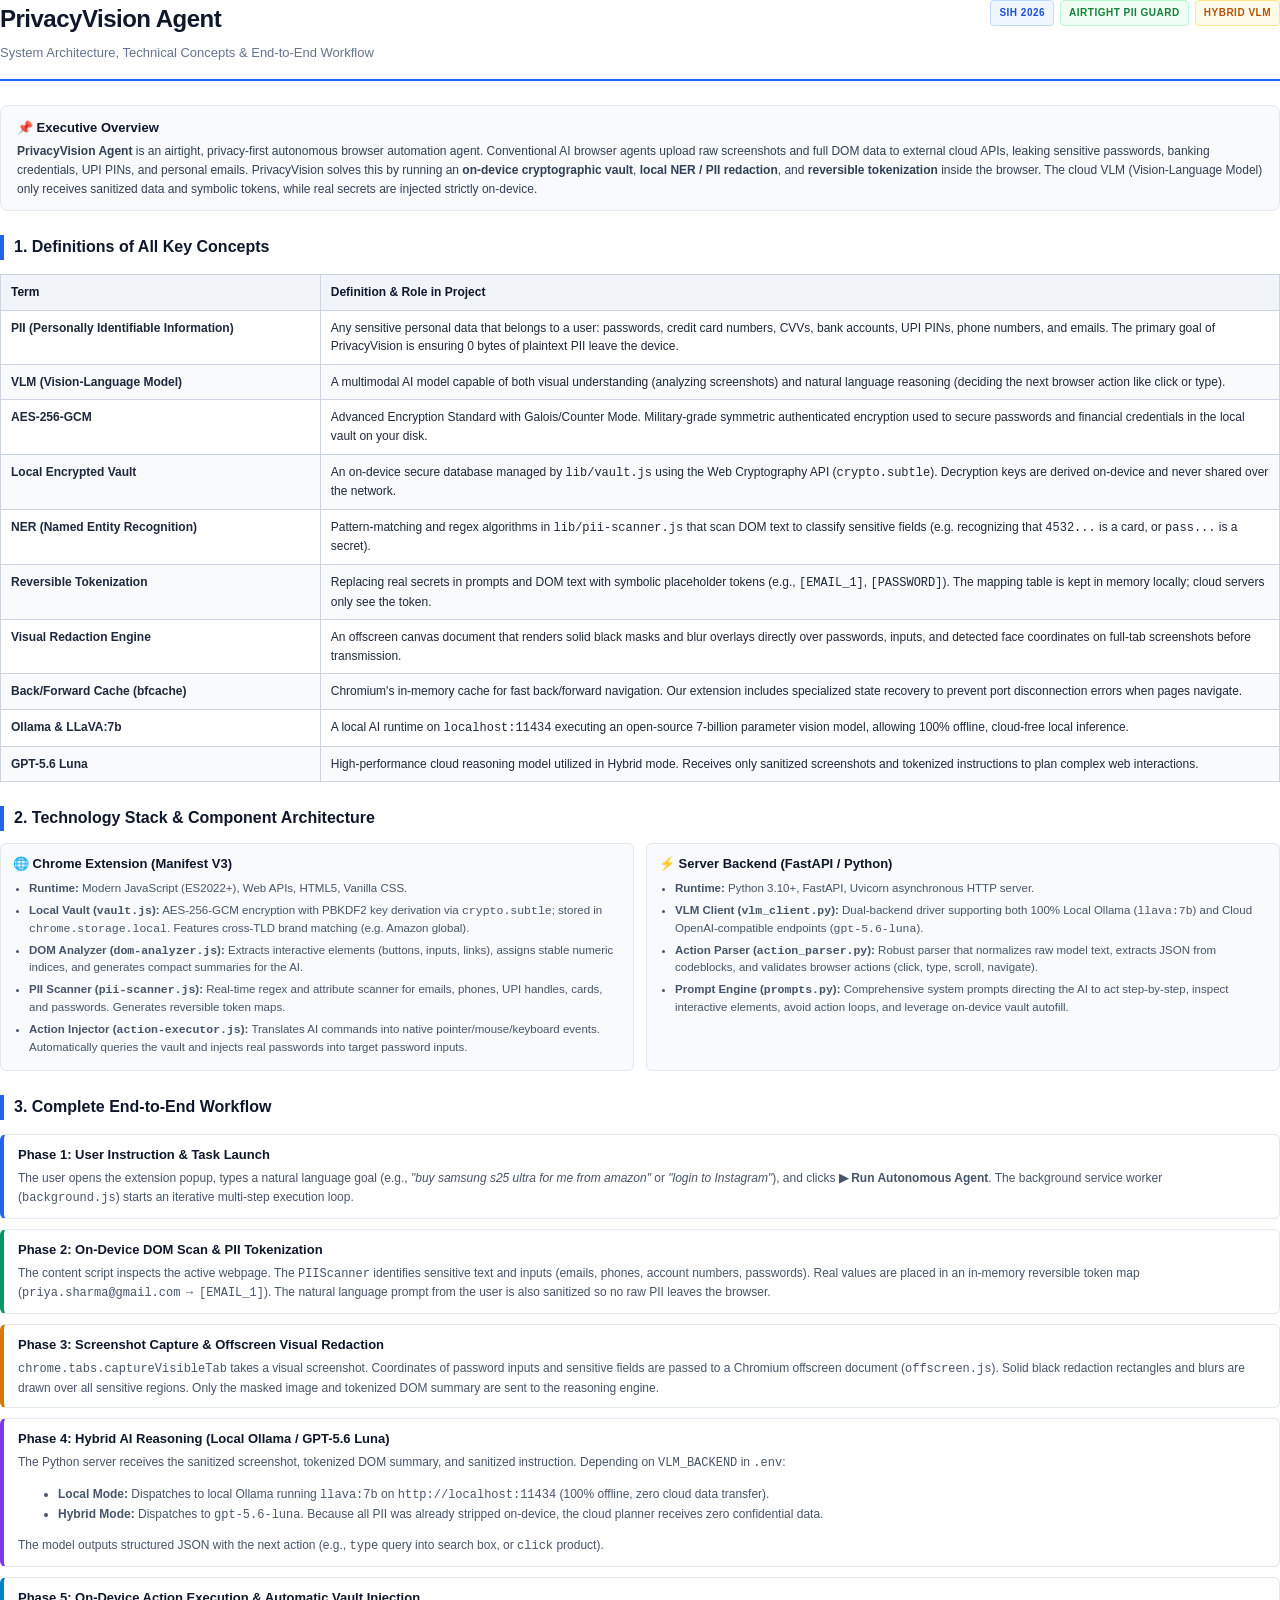
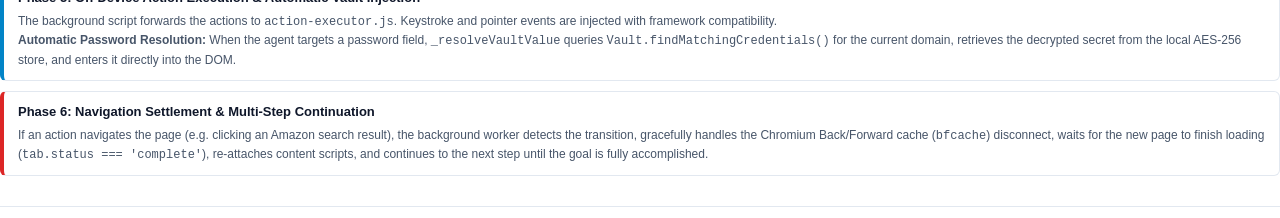
<file: PrivacyVision_Architecture_Documentation.html>
<!DOCTYPE html>
<html lang="en">
<head>
  <meta charset="UTF-8">
  <title>PrivacyVision Agent — Architecture & Technical Documentation</title>
  <style>
    @page {
      size: A4 portrait;
      margin: 16mm 14mm;
    }
    *, *::before, *::after {
      box-sizing: border-box;
    }
    body {
      font-family: -apple-system, BlinkMacSystemFont, "Segoe UI", Roboto, Helvetica, Arial, sans-serif;
      color: #1e293b;
      line-height: 1.55;
      font-size: 13px;
      margin: 0;
      padding: 0;
      background: #ffffff;
    }
    .header {
      border-bottom: 2px solid #2563eb;
      padding-bottom: 16px;
      margin-bottom: 24px;
      display: flex;
      justify-content: space-between;
      align-items: flex-start;
    }
    .header-title h1 {
      font-size: 24px;
      margin: 0 0 6px 0;
      color: #0f172a;
      font-weight: 800;
      letter-spacing: -0.5px;
    }
    .header-title p {
      margin: 0;
      font-size: 13px;
      color: #64748b;
      font-weight: 500;
    }
    .badges {
      display: flex;
      gap: 6px;
      flex-wrap: wrap;
    }
    .badge {
      font-size: 10px;
      font-weight: 700;
      padding: 4px 8px;
      border-radius: 4px;
      text-transform: uppercase;
      letter-spacing: 0.5px;
    }
    .badge-primary { background: #eff6ff; color: #1d4ed8; border: 1px solid #bfdbfe; }
    .badge-success { background: #f0fdf4; color: #15803d; border: 1px solid #bbf7d0; }
    .badge-amber { background: #fffbeb; color: #b45309; border: 1px solid #fde68a; }

    h2 {
      font-size: 16px;
      color: #0f172a;
      border-left: 4px solid #2563eb;
      padding-left: 10px;
      margin: 24px 0 12px 0;
      font-weight: 700;
      page-break-after: avoid;
    }
    h3 {
      font-size: 13px;
      color: #334155;
      margin: 14px 0 6px 0;
      font-weight: 600;
      page-break-after: avoid;
    }
    p {
      margin: 0 0 10px 0;
    }

    /* Executive Callout */
    .callout {
      background: #f8fafc;
      border: 1px solid #e2e8f0;
      border-radius: 8px;
      padding: 12px 16px;
      margin-bottom: 18px;
    }
    .callout-title {
      font-weight: 700;
      color: #0f172a;
      font-size: 13px;
      margin-bottom: 4px;
      display: flex;
      align-items: center;
      gap: 6px;
    }

    /* Table styles */
    table {
      width: 100%;
      border-collapse: collapse;
      margin: 14px 0 20px 0;
      font-size: 12px;
      page-break-inside: avoid;
    }
    th, td {
      border: 1px solid #cbd5e1;
      padding: 8px 10px;
      text-align: left;
      vertical-align: top;
    }
    th {
      background: #f1f5f9;
      color: #0f172a;
      font-weight: 700;
    }
    tr:nth-child(even) {
      background: #f8fafc;
    }

    /* Workflow Cards */
    .step-grid {
      display: flex;
      flex-direction: column;
      gap: 10px;
      margin: 14px 0 20px 0;
    }
    .step-card {
      border: 1px solid #e2e8f0;
      border-radius: 6px;
      padding: 10px 14px;
      background: #ffffff;
      border-left: 4px solid #3b82f6;
      page-break-inside: avoid;
    }
    .step-header {
      font-weight: 700;
      color: #0f172a;
      font-size: 13px;
      margin-bottom: 4px;
    }
    .step-body {
      color: #475569;
      font-size: 12px;
    }

    /* Tech Stack Grid */
    .tech-grid {
      display: grid;
      grid-template-columns: 1fr 1fr;
      gap: 12px;
      margin: 12px 0;
      page-break-inside: avoid;
    }
    .tech-card {
      border: 1px solid #e2e8f0;
      border-radius: 6px;
      padding: 10px 12px;
      background: #f8fafc;
    }
    .tech-card h4 {
      margin: 0 0 6px 0;
      font-size: 13px;
      color: #0f172a;
      font-weight: 700;
      display: flex;
      align-items: center;
      gap: 6px;
    }
    .tech-card ul {
      margin: 0;
      padding-left: 16px;
      font-size: 11.5px;
      color: #475569;
    }
    .tech-card li {
      margin-bottom: 4px;
    }

    .footer {
      margin-top: 30px;
      border-top: 1px solid #e2e8f0;
      padding-top: 10px;
      font-size: 11px;
      color: #94a3b8;
      display: flex;
      justify-content: space-between;
    }

    .page-break {
      page-break-before: always;
    }
  </style>
</head>
<body>

  <!-- Header -->
  <div class="header">
    <div class="header-title">
      <h1>PrivacyVision Agent</h1>
      <p>System Architecture, Technical Concepts & End-to-End Workflow</p>
    </div>
    <div class="badges">
      <span class="badge badge-primary">SIH 2026</span>
      <span class="badge badge-success">AIRTIGHT PII GUARD</span>
      <span class="badge badge-amber">HYBRID VLM</span>
    </div>
  </div>

  <!-- Executive Summary -->
  <div class="callout">
    <div class="callout-title">📌 Executive Overview</div>
    <p style="margin:0; font-size:12px; color:#334155;">
      <strong>PrivacyVision Agent</strong> is an airtight, privacy-first autonomous browser automation agent. Conventional AI browser agents upload raw screenshots and full DOM data to external cloud APIs, leaking sensitive passwords, banking credentials, UPI PINs, and personal emails. PrivacyVision solves this by running an <strong>on-device cryptographic vault</strong>, <strong>local NER / PII redaction</strong>, and <strong>reversible tokenization</strong> inside the browser. The cloud VLM (Vision-Language Model) only receives sanitized data and symbolic tokens, while real secrets are injected strictly on-device.
    </p>
  </div>

  <!-- Section 1: Core Terms & Definitions -->
  <h2>1. Definitions of All Key Concepts</h2>
  <table>
    <thead>
      <tr>
        <th style="width: 25%;">Term</th>
        <th>Definition & Role in Project</th>
      </tr>
    </thead>
    <tbody>
      <tr>
        <td><strong>PII (Personally Identifiable Information)</strong></td>
        <td>Any sensitive personal data that belongs to a user: passwords, credit card numbers, CVVs, bank accounts, UPI PINs, phone numbers, and emails. The primary goal of PrivacyVision is ensuring 0 bytes of plaintext PII leave the device.</td>
      </tr>
      <tr>
        <td><strong>VLM (Vision-Language Model)</strong></td>
        <td>A multimodal AI model capable of both visual understanding (analyzing screenshots) and natural language reasoning (deciding the next browser action like click or type).</td>
      </tr>
      <tr>
        <td><strong>AES-256-GCM</strong></td>
        <td>Advanced Encryption Standard with Galois/Counter Mode. Military-grade symmetric authenticated encryption used to secure passwords and financial credentials in the local vault on your disk.</td>
      </tr>
      <tr>
        <td><strong>Local Encrypted Vault</strong></td>
        <td>An on-device secure database managed by <code>lib/vault.js</code> using the Web Cryptography API (<code>crypto.subtle</code>). Decryption keys are derived on-device and never shared over the network.</td>
      </tr>
      <tr>
        <td><strong>NER (Named Entity Recognition)</strong></td>
        <td>Pattern-matching and regex algorithms in <code>lib/pii-scanner.js</code> that scan DOM text to classify sensitive fields (e.g. recognizing that <code>4532...</code> is a card, or <code>pass...</code> is a secret).</td>
      </tr>
      <tr>
        <td><strong>Reversible Tokenization</strong></td>
        <td>Replacing real secrets in prompts and DOM text with symbolic placeholder tokens (e.g., <code>[EMAIL_1]</code>, <code>[PASSWORD]</code>). The mapping table is kept in memory locally; cloud servers only see the token.</td>
      </tr>
      <tr>
        <td><strong>Visual Redaction Engine</strong></td>
        <td>An offscreen canvas document that renders solid black masks and blur overlays directly over passwords, inputs, and detected face coordinates on full-tab screenshots before transmission.</td>
      </tr>
      <tr>
        <td><strong>Back/Forward Cache (bfcache)</strong></td>
        <td>Chromium's in-memory cache for fast back/forward navigation. Our extension includes specialized state recovery to prevent port disconnection errors when pages navigate.</td>
      </tr>
      <tr>
        <td><strong>Ollama & LLaVA:7b</strong></td>
        <td>A local AI runtime on <code>localhost:11434</code> executing an open-source 7-billion parameter vision model, allowing 100% offline, cloud-free local inference.</td>
      </tr>
      <tr>
        <td><strong>GPT-5.6 Luna</strong></td>
        <td>High-performance cloud reasoning model utilized in Hybrid mode. Receives only sanitized screenshots and tokenized instructions to plan complex web interactions.</td>
      </tr>
    </tbody>
  </table>

  <!-- Page Break -->
  <div class="page-break"></div>

  <!-- Section 2: Technical Architecture & Components -->
  <h2>2. Technology Stack & Component Architecture</h2>

  <div class="tech-grid">
    <div class="tech-card">
      <h4>🌐 Chrome Extension (Manifest V3)</h4>
      <ul>
        <li><strong>Runtime:</strong> Modern JavaScript (ES2022+), Web APIs, HTML5, Vanilla CSS.</li>
        <li><strong>Local Vault (<code>vault.js</code>):</strong> AES-256-GCM encryption with PBKDF2 key derivation via <code>crypto.subtle</code>; stored in <code>chrome.storage.local</code>. Features cross-TLD brand matching (e.g. Amazon global).</li>
        <li><strong>DOM Analyzer (<code>dom-analyzer.js</code>):</strong> Extracts interactive elements (buttons, inputs, links), assigns stable numeric indices, and generates compact summaries for the AI.</li>
        <li><strong>PII Scanner (<code>pii-scanner.js</code>):</strong> Real-time regex and attribute scanner for emails, phones, UPI handles, cards, and passwords. Generates reversible token maps.</li>
        <li><strong>Action Injector (<code>action-executor.js</code>):</strong> Translates AI commands into native pointer/mouse/keyboard events. Automatically queries the vault and injects real passwords into target password inputs.</li>
      </ul>
    </div>

    <div class="tech-card">
      <h4>⚡ Server Backend (FastAPI / Python)</h4>
      <ul>
        <li><strong>Runtime:</strong> Python 3.10+, FastAPI, Uvicorn asynchronous HTTP server.</li>
        <li><strong>VLM Client (<code>vlm_client.py</code>):</strong> Dual-backend driver supporting both 100% Local Ollama (<code>llava:7b</code>) and Cloud OpenAI-compatible endpoints (<code>gpt-5.6-luna</code>).</li>
        <li><strong>Action Parser (<code>action_parser.py</code>):</strong> Robust parser that normalizes raw model text, extracts JSON from codeblocks, and validates browser actions (click, type, scroll, navigate).</li>
        <li><strong>Prompt Engine (<code>prompts.py</code>):</strong> Comprehensive system prompts directing the AI to act step-by-step, inspect interactive elements, avoid action loops, and leverage on-device vault autofill.</li>
      </ul>
    </div>
  </div>

  <!-- Section 3: End-to-End Workflow -->
  <h2>3. Complete End-to-End Workflow</h2>

  <div class="step-grid">
    <div class="step-card" style="border-left-color: #2563eb;">
      <div class="step-header">Phase 1: User Instruction & Task Launch</div>
      <div class="step-body">
        The user opens the extension popup, types a natural language goal (e.g., <em>"buy samsung s25 ultra for me from amazon"</em> or <em>"login to Instagram"</em>), and clicks <strong>▶ Run Autonomous Agent</strong>. The background service worker (<code>background.js</code>) starts an iterative multi-step execution loop.
      </div>
    </div>

    <div class="step-card" style="border-left-color: #059669;">
      <div class="step-header">Phase 2: On-Device DOM Scan & PII Tokenization</div>
      <div class="step-body">
        The content script inspects the active webpage. The <code>PIIScanner</code> identifies sensitive text and inputs (emails, phones, account numbers, passwords). Real values are placed in an in-memory reversible token map (<code>priya.sharma@gmail.com</code> &rarr; <code>[EMAIL_1]</code>). The natural language prompt from the user is also sanitized so no raw PII leaves the browser.
      </div>
    </div>

    <div class="step-card" style="border-left-color: #d97706;">
      <div class="step-header">Phase 3: Screenshot Capture & Offscreen Visual Redaction</div>
      <div class="step-body">
        <code>chrome.tabs.captureVisibleTab</code> takes a visual screenshot. Coordinates of password inputs and sensitive fields are passed to a Chromium offscreen document (<code>offscreen.js</code>). Solid black redaction rectangles and blurs are drawn over all sensitive regions. Only the masked image and tokenized DOM summary are sent to the reasoning engine.
      </div>
    </div>

    <div class="step-card" style="border-left-color: #7c3aed;">
      <div class="step-header">Phase 4: Hybrid AI Reasoning (Local Ollama / GPT-5.6 Luna)</div>
      <div class="step-body">
        The Python server receives the sanitized screenshot, tokenized DOM summary, and sanitized instruction. Depending on <code>VLM_BACKEND</code> in <code>.env</code>:
        <ul>
          <li><strong>Local Mode:</strong> Dispatches to local Ollama running <code>llava:7b</code> on <code>http://localhost:11434</code> (100% offline, zero cloud data transfer).</li>
          <li><strong>Hybrid Mode:</strong> Dispatches to <code>gpt-5.6-luna</code>. Because all PII was already stripped on-device, the cloud planner receives zero confidential data.</li>
        </ul>
        The model outputs structured JSON with the next action (e.g., <code>type</code> query into search box, or <code>click</code> product).
      </div>
    </div>

    <div class="step-card" style="border-left-color: #0284c7;">
      <div class="step-header">Phase 5: On-Device Action Execution & Automatic Vault Injection</div>
      <div class="step-body">
        The background script forwards the actions to <code>action-executor.js</code>. Keystroke and pointer events are injected with framework compatibility.
        <br><strong>Automatic Password Resolution:</strong> When the agent targets a password field, <code>_resolveVaultValue</code> queries <code>Vault.findMatchingCredentials()</code> for the current domain, retrieves the decrypted secret from the local AES-256 store, and enters it directly into the DOM.
      </div>
    </div>

    <div class="step-card" style="border-left-color: #dc2626;">
      <div class="step-header">Phase 6: Navigation Settlement & Multi-Step Continuation</div>
      <div class="step-body">
        If an action navigates the page (e.g. clicking an Amazon search result), the background worker detects the transition, gracefully handles the Chromium Back/Forward cache (<code>bfcache</code>) disconnect, waits for the new page to finish loading (<code>tab.status === 'complete'</code>), re-attaches content scripts, and continues to the next step until the goal is fully accomplished.
      </div>
    </div>
  </div>

  <!-- Footer -->
  <div class="footer">
    <span>PrivacyVision Agent — Technical System Architecture Report</span>
    <span>Generated: September 2026 • SIH Confidential</span>
  </div>

</body>
</html>
</file>
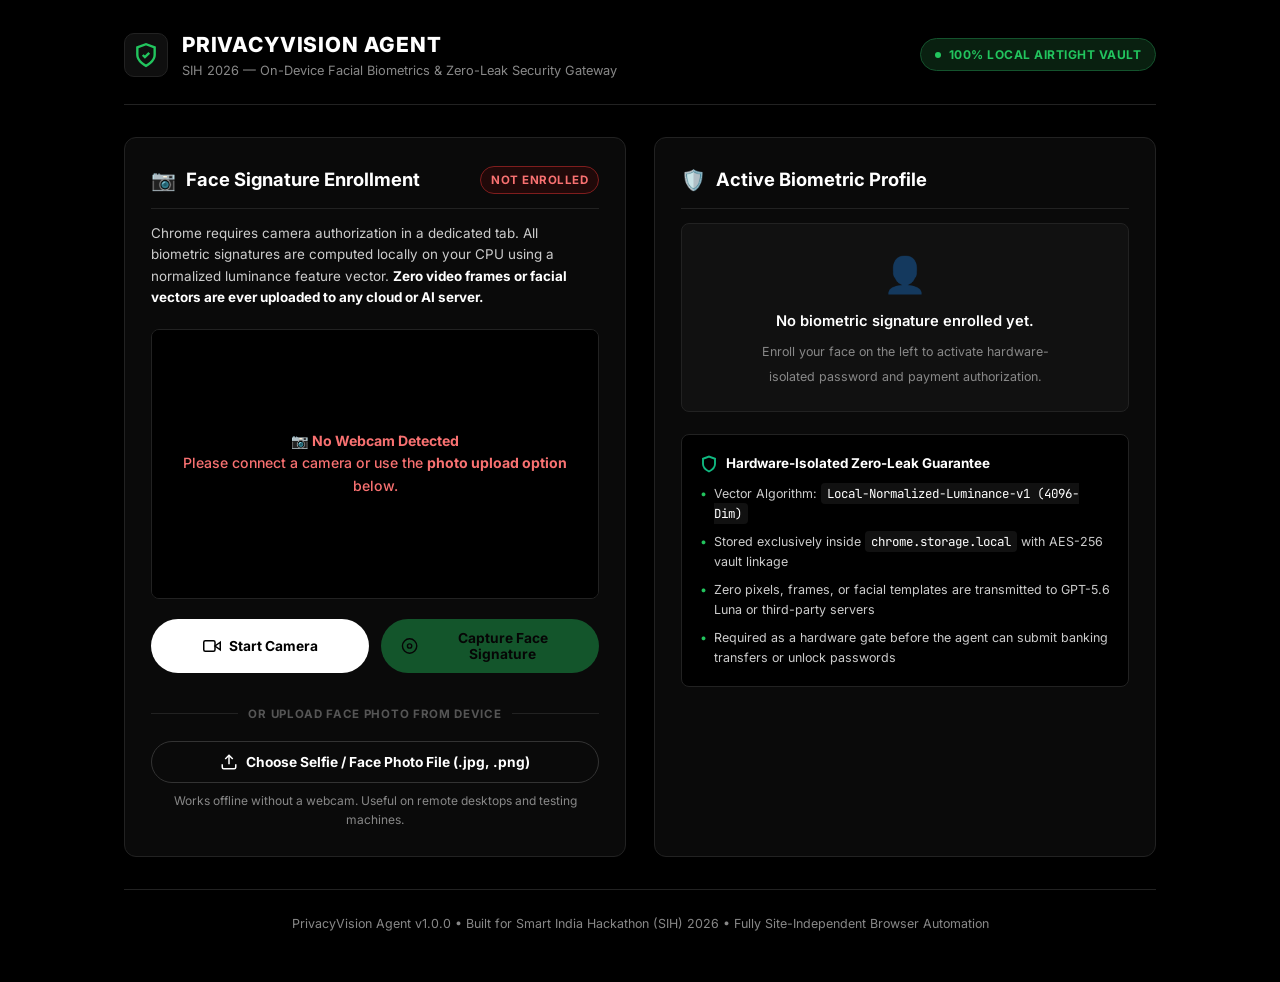
<file: extension/face_enroll.html>
<!DOCTYPE html>
<html lang="en">
<head>
  <meta charset="UTF-8">
  <meta name="viewport" content="width=device-width, initial-scale=1.0">
  <title>PrivacyVision — On-Device Face Biometrics Enrollment</title>
  <link rel="stylesheet" href="face_enroll.css">
</head>
<body>
  <div class="app-container">
    <!-- Header -->
    <header class="header">
      <div class="brand">
        <div class="brand-shield">
          <svg viewBox="0 0 24 24" width="26" height="26" fill="none" stroke="currentColor" stroke-width="2.2">
            <path d="M12 22s8-4 8-10V5l-8-3-8 3v7c0 6 8 10 8 10z"/>
            <path d="M9 12l2 2 4-4"/>
          </svg>
        </div>
        <div>
          <h1 class="brand-title">PrivacyVision Agent</h1>
          <p class="brand-subtitle">SIH 2026 — On-Device Facial Biometrics & Zero-Leak Security Gateway</p>
        </div>
      </div>
      <div class="airtight-badge">
        <span class="status-pulse"></span>
        <span>100% LOCAL AIRTIGHT VAULT</span>
      </div>
    </header>

    <!-- Main Content -->
    <main class="main-grid">
      <!-- Left Column: Camera Viewfinder / Enrollment -->
      <section class="card enrollment-card">
        <div class="card-header">
          <div class="card-title">
            <span class="card-icon">📷</span>
            <h2>Face Signature Enrollment</h2>
          </div>
          <span id="enroll-badge" class="badge badge-unregistered">NOT ENROLLED</span>
        </div>

        <p class="card-description">
          Chrome requires camera authorization in a dedicated tab. All biometric signatures are computed locally on your CPU using a normalized luminance feature vector. <strong>Zero video frames or facial vectors are ever uploaded to any cloud or AI server.</strong>
        </p>

        <!-- Viewfinder Container -->
        <div class="viewfinder-wrapper">
          <video id="webcam-video" autoplay playsinline muted></video>
          <canvas id="capture-canvas" style="display: none;"></canvas>

          <!-- Scanning Reticle Overlay -->
          <div class="reticle-overlay" id="reticle-overlay">
            <div class="reticle-corner top-left"></div>
            <div class="reticle-corner top-right"></div>
            <div class="reticle-corner bottom-left"></div>
            <div class="reticle-corner bottom-right"></div>
            <div class="reticle-scanline"></div>
            <div class="reticle-target-guide">
              <svg viewBox="0 0 100 120" class="face-guide-svg">
                <ellipse cx="50" cy="55" rx="36" ry="46" fill="none" stroke="rgba(56, 189, 248, 0.4)" stroke-width="2" stroke-dasharray="4 4"/>
              </svg>
              <span class="guide-text">Align Face Inside Guide</span>
            </div>
          </div>

          <!-- Camera Status Overlay Message -->
          <div id="cam-status-msg" class="cam-status-msg">
            Click "Start Camera" to begin live biometric enrollment
          </div>
        </div>

        <!-- Camera Controls -->
        <div class="controls-row">
          <button id="btn-start-cam" class="btn btn-primary">
            <svg viewBox="0 0 24 24" width="18" height="18" fill="none" stroke="currentColor" stroke-width="2">
              <path d="M23 7l-7 5 7 5V7z"/>
              <rect x="1" y="5" width="15" height="14" rx="2" ry="2"/>
            </svg>
            Start Camera
          </button>

          <button id="btn-capture-face" class="btn btn-success" disabled>
            <svg viewBox="0 0 24 24" width="18" height="18" fill="none" stroke="currentColor" stroke-width="2">
              <circle cx="12" cy="12" r="10"/>
              <circle cx="12" cy="12" r="3"/>
            </svg>
            Capture Face Signature
          </button>

          <button id="btn-stop-cam" class="btn btn-secondary" style="display: none;">
            Stop Camera
          </button>
        </div>

        <!-- File Upload Fallback (Guaranteed to work if camera is broken or VM) -->
        <div class="divider">
          <span>OR UPLOAD FACE PHOTO FROM DEVICE</span>
        </div>

        <div class="file-upload-box">
          <input type="file" id="input-face-file" accept="image/*" style="display: none;">
          <button id="btn-trigger-file" class="btn btn-outline" type="button">
            <svg viewBox="0 0 24 24" width="18" height="18" fill="none" stroke="currentColor" stroke-width="2">
              <path d="M21 15v4a2 2 0 0 1-2 2H5a2 2 0 0 1-2-2v-4"/>
              <polyline points="17 8 12 3 7 8"/>
              <line x1="12" y1="3" x2="12" y2="15"/>
            </svg>
            Choose Selfie / Face Photo File (.jpg, .png)
          </button>
          <span class="file-help">Works offline without a webcam. Useful on remote desktops and testing machines.</span>
        </div>
      </section>

      <!-- Right Column: Stored Profile & Live Verification Test -->
      <section class="card profile-card">
        <div class="card-header">
          <div class="card-title">
            <span class="card-icon">🛡️</span>
            <h2>Active Biometric Profile</h2>
          </div>
          <button id="btn-clear-profile" class="btn-text-danger" style="display: none;">
            Delete Profile
          </button>
        </div>

        <!-- Profile Details Box -->
        <div id="profile-display" class="profile-box empty">
          <div class="empty-state">
            <div class="empty-icon">👤</div>
            <p>No biometric signature enrolled yet.</p>
            <span class="empty-sub">Enroll your face on the left to activate hardware-isolated password and payment authorization.</span>
          </div>
        </div>

        <!-- Live Biometric Verification Test -->
        <div class="test-verification-box" id="test-verification-box" style="display: none;">
          <div class="test-header">
            <h3>Live Verification Test</h3>
            <span class="subtext">Verify match score against saved signature</span>
          </div>

          <div class="similarity-meter-wrapper">
            <div class="similarity-meter-header">
              <span>Cosine Similarity Match:</span>
              <strong id="sim-score-text">--%</strong>
            </div>
            <div class="progress-track">
              <div id="sim-progress-bar" class="progress-fill" style="width: 0%;"></div>
            </div>
            <div id="sim-status-label" class="sim-status-badge">Stand in front of camera to test</div>
          </div>
        </div>

        <!-- Zero-Leak Architecture Guarantee -->
        <div class="security-guarantee-box">
          <div class="sec-title">
            <svg viewBox="0 0 24 24" width="18" height="18" fill="none" stroke="#10b981" stroke-width="2.5">
              <path d="M12 22s8-4 8-10V5l-8-3-8 3v7c0 6 8 10 8 10z"/>
            </svg>
            <span>Hardware-Isolated Zero-Leak Guarantee</span>
          </div>
          <ul class="sec-bullets">
            <li>Vector Algorithm: <code>Local-Normalized-Luminance-v1 (4096-Dim)</code></li>
            <li>Stored exclusively inside <code>chrome.storage.local</code> with AES-256 vault linkage</li>
            <li>Zero pixels, frames, or facial templates are transmitted to GPT-5.6 Luna or third-party servers</li>
            <li>Required as a hardware gate before the agent can submit banking transfers or unlock passwords</li>
          </ul>
        </div>
      </section>
    </main>

    <!-- Footer -->
    <footer class="footer">
      <span>PrivacyVision Agent v1.0.0 &bull; Built for Smart India Hackathon (SIH) 2026 &bull; Fully Site-Independent Browser Automation</span>
    </footer>
  </div>

  <script src="face_enroll.js"></script>
</body>
</html>
</file>
<file: demo/styles.css>
/* =====================================================================
   PrivacyVision Interactive Sandbox & Portal Styles
   Faithfully matched to Yuvraj Rauniyar's Portfolio Design
   Pure Pitch Black Canvas (#000000), Stark White Highlights,
   Stock Emerald Green (#22c55e), Pill Buttons with Arrows (↗),
   Zero Gradients, Zero Sci-Fi Glowing Shadows, Classic Typography
   ===================================================================== */

@import url('https://fonts.googleapis.com/css2?family=Inter:wght@400;500;600;700;800;900&family=JetBrains+Mono:wght@400;500;700&display=swap');

:root {
  /* Core Canvas */
  --bg-page: #000000;
  --bg-card: #0a0a0a;
  --bg-card-hover: #121212;
  --bg-input: #111111;
  --bg-subtle: #161616;

  /* Crisp 1px Borders */
  --border-color: #222222;
  --border-light: #2e2e2e;
  --border-focus: #ffffff;

  /* Typography Colors */
  --text-white: #ffffff;
  --text-muted: #888888;
  --text-dim: #555555;
  --text-body: #cccccc;

  /* Stock Accents from Portfolio */
  --accent-green: #22c55e;
  --accent-green-bg: #0d2614;
  --accent-green-border: #15803d;

  --accent-pink: #ec4899;
  --accent-purple: #a855f7;
  --accent-blue: #3b82f6;

  /* Radii */
  --radius-sm: 6px;
  --radius-md: 8px;
  --radius-lg: 12px;
  --radius-card: 20px;
  --radius-pill: 9999px;
}

*, *::before, *::after {
  box-sizing: border-box;
  margin: 0;
  padding: 0;
}

html {
  scroll-behavior: smooth;
}

body {
  font-family: 'Inter', -apple-system, BlinkMacSystemFont, "Segoe UI", Roboto, sans-serif;
  background-color: var(--bg-page);
  color: var(--text-white);
  min-height: 100vh;
  line-height: 1.6;
  -webkit-font-smoothing: antialiased;
  overflow-x: hidden;
}

/* Custom Scrollbar */
::-webkit-scrollbar {
  width: 6px;
  height: 6px;
}
::-webkit-scrollbar-track {
  background: #000000;
}
::-webkit-scrollbar-thumb {
  background: #262626;
  border-radius: 3px;
}
::-webkit-scrollbar-thumb:hover {
  background: #444444;
}

/* =====================================================================
   1. Portfolio Topbar & Navigation
   ===================================================================== */
.demo-topbar {
  display: flex;
  align-items: center;
  justify-content: space-between;
  padding: 18px 48px;
  background-color: #000000;
  border-bottom: 1px solid var(--border-color);
  position: sticky;
  top: 0;
  z-index: 100;
}

.brand {
  display: flex;
  align-items: center;
  gap: 12px;
  text-decoration: none;
}

.brand-name {
  font-size: 0.95rem;
  font-weight: 800;
  letter-spacing: 0.08em;
  text-transform: uppercase;
  color: var(--text-white);
}

.brand-badge {
  font-size: 0.7rem;
  padding: 2px 8px;
  border-radius: var(--radius-pill);
  border: 1px solid var(--border-color);
  color: var(--text-muted);
  font-weight: 600;
}

.nav-links {
  display: flex;
  align-items: center;
  gap: 28px;
}

.nav-link {
  color: var(--text-muted);
  font-size: 0.88rem;
  font-weight: 500;
  text-decoration: none;
  cursor: pointer;
  transition: color 0.15s;
  background: none;
  border: none;
  font-family: inherit;
}

.nav-link:hover, .nav-link.active {
  color: var(--text-white);
}

.nav-btn-pill {
  padding: 7px 18px;
  background-color: #ffffff;
  color: #000000 !important;
  border-radius: var(--radius-pill);
  font-weight: 700 !important;
  font-size: 0.82rem;
  display: inline-flex;
  align-items: center;
  gap: 6px;
  text-decoration: none;
  transition: opacity 0.15s, transform 0.15s;
}

.nav-btn-pill:hover {
  opacity: 0.9;
  transform: translateY(-1px);
}

/* =====================================================================
   2. Hero Section (Screenshot 1 Match)
   ===================================================================== */
.hero-section {
  display: flex;
  flex-direction: column;
  align-items: center;
  text-align: center;
  padding: 70px 20px 50px;
  max-width: 900px;
  margin: 0 auto;
}

.hero-status-pill {
  display: inline-flex;
  align-items: center;
  gap: 8px;
  color: var(--accent-green);
  font-size: 0.84rem;
  font-weight: 600;
  letter-spacing: 0.02em;
  margin-bottom: 24px;
}

.hero-status-dot {
  width: 6px;
  height: 6px;
  background-color: var(--accent-green);
  border-radius: 50%;
}

.hero-title {
  font-size: 3.8rem;
  font-weight: 900;
  letter-spacing: -0.01em;
  text-transform: uppercase;
  color: var(--text-white);
  line-height: 1.1;
  margin-bottom: 16px;
}

.hero-subtitle-row {
  display: flex;
  align-items: center;
  justify-content: center;
  gap: 4px;
  font-size: 1.5rem;
  font-weight: 500;
  color: var(--text-white);
  margin-bottom: 32px;
  min-height: 38px;
}

.typing-cursor {
  display: inline-block;
  font-weight: 300;
  color: var(--text-white);
  animation: blinkCursor 1s infinite;
}

@keyframes blinkCursor {
  0%, 100% { opacity: 1; }
  50% { opacity: 0; }
}

.hero-actions {
  display: flex;
  align-items: center;
  justify-content: center;
  gap: 14px;
  margin-bottom: 50px;
}

/* Primary White Pill Button with Arrow */
.btn-pill-primary {
  display: inline-flex;
  align-items: center;
  gap: 8px;
  padding: 12px 28px;
  background-color: #ffffff;
  color: #000000;
  font-size: 0.95rem;
  font-weight: 700;
  border-radius: var(--radius-pill);
  text-decoration: none;
  border: none;
  cursor: pointer;
  transition: opacity 0.15s, transform 0.15s;
}

.btn-pill-primary:hover {
  opacity: 0.92;
  transform: translateY(-1px);
}

.btn-pill-outline {
  display: inline-flex;
  align-items: center;
  gap: 8px;
  padding: 12px 26px;
  background-color: transparent;
  color: #ffffff;
  font-size: 0.95rem;
  font-weight: 600;
  border-radius: var(--radius-pill);
  text-decoration: none;
  border: 1px solid var(--border-light);
  cursor: pointer;
  transition: border-color 0.15s, background-color 0.15s;
}

.btn-pill-outline:hover {
  border-color: #ffffff;
  background-color: #111111;
}

/* Tech Stack Row (Screenshot 1 Match) */
.tech-stack-section {
  display: flex;
  flex-direction: column;
  align-items: center;
  gap: 16px;
  width: 100%;
}

.tech-stack-title {
  font-size: 0.82rem;
  color: var(--text-muted);
  font-weight: 500;
  letter-spacing: 0.04em;
}

.tech-stack-row {
  display: flex;
  flex-wrap: wrap;
  align-items: center;
  justify-content: center;
  gap: 24px;
}

.tech-badge-item {
  display: flex;
  flex-direction: column;
  align-items: center;
  gap: 6px;
}

.tech-icon-circle {
  width: 44px;
  height: 44px;
  background-color: #0f0f0f;
  border: 1px solid var(--border-color);
  border-radius: 10px;
  display: flex;
  align-items: center;
  justify-content: center;
  font-size: 1.3rem;
  transition: border-color 0.15s;
}

.tech-icon-circle:hover {
  border-color: #555555;
}

.tech-badge-label {
  font-size: 0.72rem;
  color: var(--text-muted);
  font-weight: 600;
}

/* =====================================================================
   3. Three-Column Stat Bar (Screenshot 3 & 4 Match)
   ===================================================================== */
.stat-bar-container {
  border-top: 1px solid var(--border-color);
  border-bottom: 1px solid var(--border-color);
  background-color: #000000;
  padding: 24px 0;
  margin: 30px 0 50px;
}

.stat-bar-grid {
  max-width: 1000px;
  margin: 0 auto;
  padding: 0 24px;
  display: grid;
  grid-template-columns: repeat(3, 1fr);
  gap: 20px;
  text-align: center;
}

.stat-col {
  display: flex;
  flex-direction: column;
  gap: 6px;
}

.stat-col:not(:last-child) {
  border-right: 1px solid var(--border-color);
}

.stat-header {
  font-size: 0.8rem;
  font-weight: 700;
  letter-spacing: 0.08em;
  text-transform: uppercase;
  color: var(--text-muted);
}

.stat-value {
  font-size: 1.05rem;
  font-weight: 700;
  color: var(--text-white);
  display: flex;
  align-items: center;
  justify-content: center;
  gap: 8px;
}

/* =====================================================================
   4. Interactive Sandboxes Container
   ===================================================================== */
.demo-container {
  max-width: 1000px;
  margin: 0 auto;
  padding: 0 24px 70px;
}

/* Portal Sub-Navigation Tabs */
.portal-tabs-nav {
  display: flex;
  align-items: center;
  justify-content: space-between;
  border-bottom: 1px solid var(--border-color);
  margin-bottom: 28px;
  padding-bottom: 12px;
}

.portal-tabs-group {
  display: flex;
  align-items: center;
  gap: 8px;
}

.portal-tab-btn {
  padding: 8px 18px;
  background-color: transparent;
  border: 1px solid var(--border-color);
  border-radius: var(--radius-pill);
  color: var(--text-muted);
  font-size: 0.82rem;
  font-weight: 600;
  cursor: pointer;
  font-family: inherit;
  transition: all 0.15s;
}

.portal-tab-btn:hover {
  color: #ffffff;
  border-color: #555555;
}

.portal-tab-btn.active {
  background-color: #ffffff;
  border-color: #ffffff;
  color: #000000;
}

.btn-cookie-trigger {
  padding: 7px 16px;
  background-color: #0f0f0f;
  border: 1px solid var(--border-color);
  color: #eab308;
  border-radius: var(--radius-pill);
  font-size: 0.78rem;
  font-weight: 600;
  cursor: pointer;
  transition: border-color 0.15s;
}

.btn-cookie-trigger:hover {
  border-color: #eab308;
}

.portal-view {
  display: none;
}

.portal-view.active {
  display: block;
}

/* Bank Portal Styles */
.balance-card {
  display: flex;
  align-items: center;
  justify-content: space-between;
  background-color: var(--bg-card);
  border: 1px solid var(--border-color);
  border-radius: var(--radius-md);
  padding: 24px 28px;
  margin-bottom: 20px;
}

.balance-label {
  display: block;
  font-size: 0.78rem;
  text-transform: uppercase;
  color: var(--text-muted);
  letter-spacing: 0.04em;
}

.account-number {
  font-family: 'JetBrains Mono', monospace;
  font-size: 0.82rem;
  color: var(--text-muted);
}

.balance-amount {
  font-size: 2.2rem;
  font-weight: 800;
  color: #ffffff;
  margin-top: 4px;
}

.balance-badge {
  display: flex;
  align-items: center;
  gap: 6px;
  padding: 5px 12px;
  background-color: var(--accent-green-bg);
  border: 1px solid var(--accent-green-border);
  color: var(--accent-green);
  border-radius: var(--radius-pill);
  font-size: 0.75rem;
  font-weight: 600;
}

.hint-strip {
  background-color: #0d0d0d;
  border-left: 3px solid var(--accent-green);
  padding: 14px 18px;
  border-radius: 0 var(--radius-sm) var(--radius-sm) 0;
  font-size: 0.82rem;
  color: var(--text-body);
  margin-bottom: 24px;
  border-top: 1px solid var(--border-color);
  border-right: 1px solid var(--border-color);
  border-bottom: 1px solid var(--border-color);
}

.hint-strip strong {
  color: #ffffff;
}

/* Forms (Screenshot 5 Match) */
.form-container {
  background-color: var(--bg-card);
  border: 1px solid var(--border-color);
  border-radius: var(--radius-md);
  padding: 28px;
}

.form-header {
  display: flex;
  align-items: center;
  justify-content: space-between;
  margin-bottom: 22px;
  padding-bottom: 14px;
  border-bottom: 1px solid var(--border-color);
}

.form-header h2 {
  font-size: 1.15rem;
  font-weight: 700;
  color: #ffffff;
}

.badge-secure {
  font-size: 0.72rem;
  font-weight: 600;
  padding: 4px 10px;
  background-color: #0e1e12;
  border: 1px solid var(--accent-green-border);
  color: var(--accent-green);
  border-radius: var(--radius-pill);
}

.form-grid {
  display: grid;
  grid-template-columns: 1fr 1fr;
  gap: 18px;
}

.form-group {
  display: flex;
  flex-direction: column;
  gap: 8px;
}

.form-group.full-width {
  grid-column: 1 / -1;
}

.form-group label {
  font-size: 0.84rem;
  font-weight: 600;
  color: var(--text-white);
}

.form-group input,
.form-group textarea,
.form-group select {
  background-color: var(--bg-input);
  border: 1px solid var(--border-color);
  border-radius: var(--radius-sm);
  padding: 12px 14px;
  color: #ffffff;
  font-family: inherit;
  font-size: 0.88rem;
  outline: none;
  transition: border-color 0.15s;
}

.form-group input:focus,
.form-group textarea:focus,
.form-group select:focus {
  border-color: #ffffff;
}

.form-group input::placeholder,
.form-group textarea::placeholder {
  color: #555555;
}

.field-hint {
  font-size: 0.72rem;
  color: var(--text-muted);
}

.form-footer {
  margin-top: 24px;
  display: flex;
  justify-content: flex-end;
}

/* Receipt Card */
.receipt-card {
  background-color: var(--bg-card);
  border: 1px solid var(--border-color);
  border-radius: var(--radius-md);
  padding: 36px;
  text-align: center;
  max-width: 500px;
  margin: 0 auto;
}

.receipt-icon {
  width: 54px;
  height: 54px;
  background-color: var(--accent-green-bg);
  color: var(--accent-green);
  border: 1px solid var(--accent-green-border);
  border-radius: 50%;
  display: flex;
  align-items: center;
  justify-content: center;
  font-size: 1.6rem;
  font-weight: 700;
  margin: 0 auto 16px;
}

.receipt-card h3 {
  font-size: 1.3rem;
  color: #ffffff;
  margin-bottom: 6px;
}

.receipt-subtitle {
  color: var(--text-muted);
  font-size: 0.82rem;
  margin-bottom: 22px;
}

.receipt-details {
  background-color: #000000;
  border: 1px solid var(--border-color);
  border-radius: var(--radius-sm);
  padding: 18px;
  margin-bottom: 22px;
  display: flex;
  flex-direction: column;
  gap: 12px;
  text-align: left;
}

.receipt-row {
  display: flex;
  justify-content: space-between;
  font-size: 0.82rem;
}

.text-emerald { color: var(--accent-green); }

/* Shop Portal */
.shop-bar {
  display: flex;
  justify-content: space-between;
  align-items: center;
  margin-bottom: 22px;
  background-color: var(--bg-card);
  padding: 14px 20px;
  border-radius: var(--radius-md);
  border: 1px solid var(--border-color);
}

.search-box {
  display: flex;
  gap: 10px;
  flex: 1;
  max-width: 460px;
}

.search-box input {
  flex: 1;
  background-color: var(--bg-input);
  border: 1px solid var(--border-color);
  border-radius: var(--radius-pill);
  padding: 10px 16px;
  color: #ffffff;
  outline: none;
  font-size: 0.86rem;
}

.search-box input:focus {
  border-color: #ffffff;
}

.btn-shop-search {
  padding: 8px 20px;
  background-color: #ffffff;
  color: #000000;
  border-radius: var(--radius-pill);
  font-weight: 700;
  border: none;
  cursor: pointer;
}

.btn-cart {
  background-color: #111111;
  border: 1px solid var(--border-color);
  color: #ffffff;
  padding: 9px 20px;
  border-radius: var(--radius-pill);
  cursor: pointer;
  font-weight: 600;
  font-size: 0.84rem;
}

.btn-cart:hover {
  border-color: #555555;
}

.catalog-grid {
  display: grid;
  grid-template-columns: repeat(2, 1fr);
  gap: 22px;
}

.product-card {
  background-color: var(--bg-card);
  border: 1px solid var(--border-color);
  border-radius: var(--radius-md);
  padding: 22px;
  position: relative;
  transition: border-color 0.15s;
}

.product-card:hover {
  border-color: #3e3e3e;
}

.product-badge {
  position: absolute;
  top: 16px;
  right: 16px;
  font-size: 0.68rem;
  font-weight: 700;
  padding: 3px 9px;
  background-color: #111111;
  border: 1px solid var(--border-color);
  color: var(--text-white);
  border-radius: var(--radius-pill);
  text-transform: uppercase;
}

.product-image-box {
  font-size: 3rem;
  text-align: center;
  padding: 24px;
  background-color: #000000;
  border-radius: var(--radius-sm);
  border: 1px solid var(--border-color);
  margin-bottom: 14px;
}

.product-title {
  font-size: 1.05rem;
  font-weight: 700;
  color: #ffffff;
  margin-bottom: 6px;
}

.product-desc {
  font-size: 0.8rem;
  color: var(--text-muted);
  margin-bottom: 14px;
  line-height: 1.5;
}

.product-price-row {
  display: flex;
  align-items: baseline;
  gap: 10px;
  margin-bottom: 16px;
}

.product-price {
  font-size: 1.25rem;
  font-weight: 800;
  color: #ffffff;
}

.product-orig-price {
  font-size: 0.84rem;
  color: var(--text-dim);
  text-decoration: line-through;
}

.btn-add-cart {
  width: 100%;
  background-color: #ffffff;
  color: #000000;
  border: none;
  padding: 10px;
  border-radius: var(--radius-pill);
  font-weight: 700;
  font-size: 0.84rem;
  cursor: pointer;
  transition: opacity 0.15s;
}

.btn-add-cart:hover {
  opacity: 0.92;
}

/* Cart Drawer */
.cart-drawer {
  background-color: var(--bg-card);
  border: 1px solid var(--border-color);
  border-radius: var(--radius-md);
  padding: 22px;
  margin-top: 22px;
}

.drawer-header {
  display: flex;
  justify-content: space-between;
  align-items: center;
  margin-bottom: 16px;
  padding-bottom: 10px;
  border-bottom: 1px solid var(--border-color);
}

.drawer-header h3 {
  font-size: 1.05rem;
  color: #ffffff;
}

.btn-close-drawer {
  background: transparent;
  border: none;
  font-size: 1.4rem;
  color: var(--text-muted);
  cursor: pointer;
}

.cart-items-list {
  display: flex;
  flex-direction: column;
  gap: 10px;
  margin-bottom: 18px;
}

.cart-item-row {
  display: flex;
  justify-content: space-between;
  padding: 10px 14px;
  background-color: #000000;
  border: 1px solid var(--border-color);
  border-radius: var(--radius-sm);
  font-size: 0.84rem;
}

.cart-summary {
  display: flex;
  justify-content: space-between;
  align-items: center;
  padding-top: 16px;
  border-top: 1px solid var(--border-color);
}

/* Checkout View */
.checkout-container {
  background-color: var(--bg-card);
  border: 1px solid var(--border-color);
  border-radius: var(--radius-md);
  padding: 26px;
  margin-top: 22px;
}

.checkout-grid {
  display: grid;
  grid-template-columns: 1fr 1fr;
  gap: 20px;
  margin-top: 18px;
}

.address-box, .payment-box {
  background-color: #000000;
  padding: 20px;
  border-radius: var(--radius-sm);
  border: 1px solid var(--border-color);
}

.address-box h4, .payment-box h4 {
  margin-bottom: 10px;
  font-size: 0.95rem;
  color: #ffffff;
}

.address-box p {
  font-size: 0.82rem;
  color: var(--text-body);
  line-height: 1.6;
  margin-bottom: 14px;
}

/* PII Grid */
.pii-hero {
  margin-bottom: 24px;
}

.pii-hero h2 {
  font-size: 1.25rem;
  color: #ffffff;
  margin-bottom: 6px;
}

.pii-hero p {
  color: var(--text-muted);
  font-size: 0.84rem;
}

.pii-grid {
  display: grid;
  grid-template-columns: 1fr 1fr;
  gap: 20px;
}

.pii-card {
  background-color: var(--bg-card);
  border: 1px solid var(--border-color);
  border-radius: var(--radius-md);
  padding: 22px;
}

.pii-header {
  display: flex;
  justify-content: space-between;
  align-items: center;
  margin-bottom: 16px;
  font-weight: 700;
  color: #ffffff;
  padding-bottom: 10px;
  border-bottom: 1px solid var(--border-color);
}

.badge-blackout {
  font-size: 0.68rem;
  padding: 3px 9px;
  background-color: #260909;
  border: 1px solid #7f1d1d;
  color: #f87171;
  border-radius: var(--radius-pill);
  text-transform: uppercase;
  font-weight: 700;
}

.pii-body {
  display: flex;
  flex-direction: column;
  gap: 12px;
}

.pii-field {
  display: flex;
  justify-content: space-between;
  padding-bottom: 8px;
  border-bottom: 1px solid #161616;
  font-size: 0.84rem;
}

.pii-label {
  color: var(--text-muted);
}

.pii-val {
  font-family: 'JetBrains Mono', monospace;
  color: var(--text-body);
}

/* Cookie Simulator */
.cookie-banner {
  position: fixed;
  bottom: 28px;
  right: 28px;
  max-width: 440px;
  background-color: #0d0d0d;
  border: 1px solid var(--border-color);
  border-radius: var(--radius-md);
  padding: 20px;
  box-shadow: 0 10px 30px rgba(0, 0, 0, 0.8);
  z-index: 200;
}

.cookie-content {
  display: flex;
  flex-direction: column;
  gap: 14px;
}

.cookie-text strong {
  display: block;
  font-size: 0.95rem;
  color: #ffffff;
  margin-bottom: 4px;
}

.cookie-text p {
  font-size: 0.82rem;
  color: var(--text-muted);
}

.cookie-actions {
  display: flex;
  justify-content: flex-end;
  gap: 10px;
}

/* =====================================================================
   5. About System & Profile Section (Screenshots 2, 3, 4 Match)
   ===================================================================== */
.about-section {
  max-width: 1000px;
  margin: 0 auto;
  padding: 60px 24px;
  border-top: 1px solid var(--border-color);
}

.section-heading-row {
  display: flex;
  align-items: baseline;
  gap: 18px;
  margin-bottom: 36px;
  border-bottom: 1px solid var(--border-color);
  padding-bottom: 14px;
}

.section-title {
  font-size: 2.2rem;
  font-weight: 800;
  color: var(--text-white);
  letter-spacing: -0.02em;
}

.section-subtitle-tag {
  font-size: 0.84rem;
  color: var(--text-muted);
  font-weight: 500;
}

.about-grid {
  display: grid;
  grid-template-columns: 1.3fr 1fr;
  gap: 48px;
  align-items: start;
}

.about-text-col {
  display: flex;
  flex-direction: column;
  gap: 18px;
}

.about-para {
  font-size: 0.92rem;
  color: var(--text-body);
  line-height: 1.75;
}

.about-para strong {
  color: #ffffff;
}

/* White Profile Card from Portfolio Screenshot 4 */
.portfolio-profile-card {
  background-color: #ffffff;
  color: #000000;
  border-radius: var(--radius-card);
  padding: 32px 24px;
  text-align: center;
  box-shadow: 0 10px 40px rgba(0, 0, 0, 0.5);
  display: flex;
  flex-direction: column;
  align-items: center;
  gap: 14px;
}

.profile-avatar-wrap {
  width: 90px;
  height: 90px;
  border-radius: 50%;
  border: 3px solid var(--accent-green);
  overflow: hidden;
  background-color: #111111;
  display: flex;
  align-items: center;
  justify-content: center;
  font-size: 2.5rem;
}

.profile-avatar-img {
  width: 100%;
  height: 100%;
  object-fit: cover;
}

.profile-name {
  font-size: 1.25rem;
  font-weight: 800;
  color: #000000;
  margin-top: 2px;
}

.profile-role {
  font-size: 0.82rem;
  color: #444444;
  font-weight: 600;
}

.profile-socials-row {
  display: flex;
  align-items: center;
  justify-content: center;
  gap: 14px;
  margin-top: 6px;
}

.social-icon-link {
  width: 34px;
  height: 34px;
  border-radius: 50%;
  background-color: #f2f2f2;
  color: #222222;
  display: flex;
  align-items: center;
  justify-content: center;
  text-decoration: none;
  font-size: 0.95rem;
  transition: background-color 0.15s, color 0.15s;
}

.social-icon-link:hover {
  background-color: #000000;
  color: #ffffff;
}

/* Timeline / Ledger Strip (Screenshot 3 & 4 Match) */
.timeline-card {
  background-color: var(--bg-card);
  border: 1px solid var(--border-color);
  border-radius: var(--radius-md);
  padding: 24px;
  margin-top: 28px;
}

.timeline-header {
  font-size: 0.88rem;
  font-weight: 700;
  color: #ffffff;
  margin-bottom: 16px;
}

.timeline-list {
  display: flex;
  flex-direction: column;
  gap: 14px;
}

.timeline-item {
  display: flex;
  align-items: flex-start;
  gap: 12px;
  font-size: 0.84rem;
}

.timeline-dot {
  width: 9px;
  height: 9px;
  border-radius: 50%;
  margin-top: 6px;
  flex-shrink: 0;
}

.dot-pink { background-color: var(--accent-pink); }
.dot-purple { background-color: var(--accent-purple); }
.dot-green { background-color: var(--accent-green); }
.dot-blue { background-color: var(--accent-blue); }
.dot-white { background-color: #ffffff; }

.timeline-year {
  font-weight: 700;
  color: #ffffff;
  min-width: 60px;
}

.timeline-desc {
  color: var(--text-body);
}

/* Big Motto Quote (Screenshot 4 Match) */
.motto-banner {
  text-align: center;
  font-size: 1.6rem;
  font-weight: 800;
  color: #ffffff;
  padding: 50px 20px;
  border-top: 1px solid var(--border-color);
  border-bottom: 1px solid var(--border-color);
  margin: 40px 0;
}

/* =====================================================================
   6. Core Capabilities / Skills (Screenshot 3 Match)
   ===================================================================== */
.capabilities-section {
  max-width: 1000px;
  margin: 0 auto;
  padding: 20px 24px 70px;
}

.cap-grid {
  display: grid;
  grid-template-columns: 1fr 1fr;
  gap: 28px;
  margin-top: 24px;
}

.cap-card {
  background-color: var(--bg-card);
  border: 1px solid var(--border-color);
  border-radius: var(--radius-md);
  padding: 24px;
  display: flex;
  flex-direction: column;
  gap: 10px;
}

.cap-header {
  display: flex;
  align-items: center;
  gap: 10px;
}

.cap-icon {
  color: var(--accent-green);
  font-size: 1.25rem;
}

.cap-title {
  font-size: 1.1rem;
  font-weight: 700;
  color: var(--accent-green);
}

.cap-desc {
  font-size: 0.86rem;
  color: var(--text-body);
  line-height: 1.6;
}

/* =====================================================================
   7. "Get in Touch" / Custom Goal Form (Screenshot 5 Match)
   ===================================================================== */
.contact-section {
  max-width: 680px;
  margin: 0 auto;
  padding: 30px 24px 80px;
}

.contact-hero {
  text-align: center;
  margin-bottom: 36px;
}

.contact-title {
  font-size: 2.8rem;
  font-weight: 800;
  color: #ffffff;
  margin-bottom: 8px;
}

.contact-subtitle {
  font-size: 0.95rem;
  font-style: italic;
  color: var(--text-muted);
}

.contact-form {
  display: flex;
  flex-direction: column;
  gap: 20px;
}

.contact-field {
  display: flex;
  flex-direction: column;
  gap: 8px;
}

.contact-field label {
  font-size: 0.88rem;
  font-weight: 600;
  color: #ffffff;
}

.contact-field input,
.contact-field textarea {
  background-color: var(--bg-input);
  border: 1px solid var(--border-color);
  border-radius: var(--radius-sm);
  padding: 14px 16px;
  color: #ffffff;
  font-size: 0.92rem;
  font-family: inherit;
  outline: none;
  transition: border-color 0.15s;
}

.contact-field input:focus,
.contact-field textarea:focus {
  border-color: #ffffff;
}

.contact-field input::placeholder,
.contact-field textarea::placeholder {
  color: #555555;
}

.btn-contact-submit {
  width: 100%;
  background-color: #ffffff;
  color: #000000;
  border: none;
  border-radius: var(--radius-sm);
  padding: 14px;
  font-size: 0.95rem;
  font-weight: 700;
  cursor: pointer;
  margin-top: 8px;
  transition: opacity 0.15s;
}

.btn-contact-submit:hover {
  opacity: 0.92;
}

/* =====================================================================
   8. Classic Minimalist Footer (Screenshots 3, 4, 5 Match)
   ===================================================================== */
.portfolio-footer {
  border-top: 1px solid var(--border-color);
  background-color: #000000;
  padding: 36px 20px 48px;
  text-align: center;
  display: flex;
  flex-direction: column;
  align-items: center;
  gap: 16px;
}

.footer-copy {
  font-size: 0.82rem;
  color: var(--text-muted);
}

.footer-socials {
  display: flex;
  align-items: center;
  gap: 18px;
}

.footer-social-link {
  color: var(--text-muted);
  font-size: 1.1rem;
  text-decoration: none;
  transition: color 0.15s;
}

.footer-social-link:hover {
  color: #ffffff;
}

/* Responsive Styles */
@media (max-width: 840px) {
  .hero-title { font-size: 2.6rem; }
  .stat-bar-grid { grid-template-columns: 1fr; gap: 16px; }
  .stat-col:not(:last-child) { border-right: none; border-bottom: 1px solid var(--border-color); padding-bottom: 14px; }
  .about-grid { grid-template-columns: 1fr; }
  .cap-grid { grid-template-columns: 1fr; }
  .catalog-grid { grid-template-columns: 1fr; }
  .form-grid { grid-template-columns: 1fr; }
  .checkout-grid { grid-template-columns: 1fr; }
  .pii-grid { grid-template-columns: 1fr; }
  .demo-topbar { padding: 16px 20px; }
}
</file>
<file: extension/face_enroll.css>
/* =====================================================================
   face_enroll.css — PrivacyVision Biometric Face Enrollment
   Faithfully matched to Yuvraj Rauniyar's Portfolio Design
   Pure Pitch Black Canvas (#000000), Stark White Highlights,
   Stock Emerald Green (#22c55e), Pill Buttons, Zero Gradients
   ===================================================================== */

@import url('https://fonts.googleapis.com/css2?family=Inter:wght@400;500;600;700;800;900&family=JetBrains+Mono:wght@400;500;700&display=swap');

:root {
  --bg-main: #000000;
  --bg-card: #0a0a0a;
  --bg-card-alt: #111111;
  --bg-input: #141414;
  --border-color: #222222;
  --border-light: #333333;
  --text-main: #ffffff;
  --text-muted: #888888;
  --text-faint: #555555;
  --text-body: #cccccc;

  --accent-green: #22c55e;
  --accent-green-bg: #092010;
  --accent-green-border: #14532d;

  --accent-red: #ef4444;
  --accent-red-bg: #200909;
  --accent-red-border: #7f1d1d;

  --radius-sm: 6px;
  --radius-md: 8px;
  --radius-lg: 12px;
  --radius-pill: 9999px;
  --font-sans: 'Inter', -apple-system, BlinkMacSystemFont, "Segoe UI", Roboto, sans-serif;
}

*, *::before, *::after {
  box-sizing: border-box;
  margin: 0;
  padding: 0;
}

body {
  font-family: var(--font-sans);
  background-color: var(--bg-main);
  color: var(--text-main);
  min-height: 100vh;
  display: flex;
  flex-direction: column;
  line-height: 1.6;
  -webkit-font-smoothing: antialiased;
}

.app-container {
  max-width: 1080px;
  width: 100%;
  margin: 0 auto;
  padding: 28px 24px 48px;
  flex: 1;
  display: flex;
  flex-direction: column;
}

/* Header */
.header {
  display: flex;
  align-items: center;
  justify-content: space-between;
  padding-bottom: 22px;
  border-bottom: 1px solid var(--border-color);
  margin-bottom: 32px;
}

.brand {
  display: flex;
  align-items: center;
  gap: 14px;
}

.brand-shield {
  width: 44px;
  height: 44px;
  border-radius: 10px;
  background-color: #0f0f0f;
  border: 1px solid var(--border-color);
  display: flex;
  align-items: center;
  justify-content: center;
  color: var(--accent-green);
}

.brand-title {
  font-size: 1.3rem;
  font-weight: 800;
  letter-spacing: 0.04em;
  text-transform: uppercase;
  color: #ffffff;
}

.brand-subtitle {
  font-size: 0.8rem;
  color: var(--text-muted);
}

.airtight-badge {
  display: flex;
  align-items: center;
  gap: 8px;
  background-color: var(--accent-green-bg);
  border: 1px solid var(--accent-green-border);
  padding: 6px 14px;
  border-radius: var(--radius-pill);
  font-size: 0.75rem;
  font-weight: 700;
  color: var(--accent-green);
  letter-spacing: 0.04em;
}

.status-pulse {
  width: 6px;
  height: 6px;
  border-radius: 50%;
  background-color: var(--accent-green);
}

/* Main Grid */
.main-grid {
  display: grid;
  grid-template-columns: 1fr 1fr;
  gap: 28px;
  flex: 1;
}

@media (max-width: 840px) {
  .main-grid {
    grid-template-columns: 1fr;
  }
}

/* Card */
.card {
  background-color: var(--bg-card);
  border: 1px solid var(--border-color);
  border-radius: var(--radius-lg);
  padding: 26px;
  display: flex;
  flex-direction: column;
}

.card-header {
  display: flex;
  align-items: center;
  justify-content: space-between;
  margin-bottom: 14px;
  padding-bottom: 12px;
  border-bottom: 1px solid var(--border-color);
}

.card-title {
  display: flex;
  align-items: center;
  gap: 10px;
}

.card-title h2 {
  font-size: 1.15rem;
  font-weight: 700;
  color: #ffffff;
}

.card-icon {
  font-size: 1.25rem;
}

.card-description {
  font-size: 0.84rem;
  color: var(--text-body);
  margin-bottom: 20px;
  line-height: 1.6;
}

.card-description strong {
  color: #ffffff;
}

/* Badges */
.badge {
  font-size: 0.72rem;
  font-weight: 700;
  padding: 4px 10px;
  border-radius: var(--radius-pill);
  text-transform: uppercase;
  letter-spacing: 0.04em;
}

.badge-unregistered {
  background-color: var(--accent-red-bg);
  color: #f87171;
  border: 1px solid var(--accent-red-border);
}

.badge-enrolled {
  background-color: var(--accent-green-bg);
  color: var(--accent-green);
  border: 1px solid var(--accent-green-border);
}

/* Viewfinder */
.viewfinder-wrapper {
  position: relative;
  width: 100%;
  height: 270px;
  background-color: #000000;
  border: 1px solid var(--border-color);
  border-radius: var(--radius-md);
  overflow: hidden;
  margin-bottom: 20px;
  display: flex;
  align-items: center;
  justify-content: center;
}

#webcam-video {
  width: 100%;
  height: 100%;
  object-fit: cover;
  transform: scaleX(-1);
  display: block;
}

.cam-status-msg {
  position: absolute;
  inset: 0;
  display: flex;
  align-items: center;
  justify-content: center;
  text-align: center;
  padding: 20px;
  font-size: 0.88rem;
  color: var(--text-muted);
  background: rgba(0, 0, 0, 0.9);
  pointer-events: none;
  font-weight: 500;
  transition: opacity 0.2s ease;
}

/* Scanning Reticle */
.reticle-overlay {
  position: absolute;
  inset: 16px;
  pointer-events: none;
  display: none;
}

.reticle-corner {
  position: absolute;
  width: 20px;
  height: 20px;
  border-color: var(--accent-green);
  border-style: solid;
}

.reticle-corner.top-left {
  top: 0;
  left: 0;
  border-width: 2px 0 0 2px;
}

.reticle-corner.top-right {
  top: 0;
  right: 0;
  border-width: 2px 2px 0 0;
}

.reticle-corner.bottom-left {
  bottom: 0;
  left: 0;
  border-width: 0 0 2px 2px;
}

.reticle-corner.bottom-right {
  bottom: 0;
  right: 0;
  border-width: 0 2px 2px 0;
}

.reticle-scanline {
  position: absolute;
  left: 0;
  right: 0;
  height: 2px;
  background: var(--accent-green);
  animation: scan 2.5s ease-in-out infinite;
}

@keyframes scan {
  0% { top: 4%; opacity: 0; }
  20% { opacity: 1; }
  80% { opacity: 1; }
  100% { top: 94%; opacity: 0; }
}

.reticle-target-guide {
  position: absolute;
  inset: 0;
  display: flex;
  flex-direction: column;
  align-items: center;
  justify-content: center;
}

.face-guide-svg {
  width: 110px;
  height: 130px;
}

.face-guide-svg ellipse {
  stroke: var(--accent-green) !important;
  opacity: 0.5;
}

.guide-text {
  font-size: 0.72rem;
  font-weight: 600;
  color: var(--accent-green);
  letter-spacing: 0.06em;
  text-transform: uppercase;
  margin-top: 6px;
}

/* Controls & Buttons (Pills) */
.controls-row {
  display: flex;
  gap: 12px;
  margin-bottom: 20px;
}

.btn {
  display: inline-flex;
  align-items: center;
  justify-content: center;
  gap: 8px;
  padding: 11px 20px;
  font-size: 0.86rem;
  font-weight: 700;
  border-radius: var(--radius-pill);
  border: none;
  cursor: pointer;
  transition: all 0.15s ease;
  font-family: inherit;
}

.btn:disabled {
  opacity: 0.4;
  cursor: not-allowed;
}

.btn-primary {
  background-color: #ffffff;
  color: #000000;
  flex: 1;
}

.btn-primary:hover:not(:disabled) {
  opacity: 0.92;
  transform: translateY(-1px);
}

.btn-success {
  background-color: var(--accent-green);
  color: #000000;
  flex: 1;
}

.btn-success:hover:not(:disabled) {
  opacity: 0.92;
}

.btn-secondary {
  background-color: #111111;
  color: #ffffff;
  border: 1px solid var(--border-color);
}

.btn-secondary:hover {
  border-color: #555555;
}

.btn-outline {
  background: transparent;
  border: 1px solid var(--border-light);
  color: #ffffff;
  width: 100%;
}

.btn-outline:hover {
  border-color: #ffffff;
  background-color: #111111;
}

.btn-text-danger {
  background: transparent;
  border: none;
  color: #f87171;
  font-size: 0.82rem;
  font-weight: 600;
  cursor: pointer;
  text-decoration: underline;
}

.btn-text-danger:hover {
  color: #ef4444;
}

/* Divider */
.divider {
  display: flex;
  align-items: center;
  text-align: center;
  margin: 12px 0 18px;
  color: var(--text-faint);
  font-size: 0.72rem;
  font-weight: 700;
  letter-spacing: 0.06em;
}

.divider::before,
.divider::after {
  content: '';
  flex: 1;
  border-bottom: 1px solid var(--border-color);
}

.divider span {
  padding: 0 10px;
}

.file-upload-box {
  display: flex;
  flex-direction: column;
  gap: 8px;
}

.file-help {
  font-size: 0.75rem;
  color: var(--text-muted);
  text-align: center;
}

/* Profile Display */
.profile-box {
  background: var(--bg-card-alt);
  border: 1px solid var(--border-color);
  border-radius: var(--radius-md);
  padding: 22px;
  margin-bottom: 22px;
}

.profile-box.empty {
  display: flex;
  align-items: center;
  justify-content: center;
  min-height: 180px;
}

.empty-state {
  text-align: center;
  max-width: 320px;
}

.empty-icon {
  font-size: 2.2rem;
  margin-bottom: 8px;
  opacity: 0.4;
}

.empty-state p {
  font-size: 0.92rem;
  font-weight: 600;
  color: #ffffff;
  margin-bottom: 4px;
}

.empty-sub {
  font-size: 0.78rem;
  color: var(--text-muted);
}

.profile-active-meta {
  display: flex;
  align-items: center;
  gap: 16px;
  margin-bottom: 16px;
}

.profile-thumb-wrap {
  width: 64px;
  height: 64px;
  border-radius: 50%;
  border: 2px solid var(--accent-green);
  overflow: hidden;
  background-color: #000000;
  flex-shrink: 0;
}

.profile-thumb-img {
  width: 100%;
  height: 100%;
  object-fit: cover;
}

.profile-title-block h3 {
  font-size: 1.05rem;
  color: #ffffff;
  margin-bottom: 2px;
}

.profile-meta-row {
  display: flex;
  justify-content: space-between;
  font-size: 0.8rem;
  padding: 8px 0;
  border-bottom: 1px solid #1a1a1a;
}

.profile-meta-label {
  color: var(--text-muted);
}

.profile-meta-val {
  font-family: 'JetBrains Mono', monospace;
  color: #ffffff;
}

/* Live Verification Test */
.test-verification-box {
  background: #000000;
  border: 1px solid var(--border-color);
  border-radius: var(--radius-md);
  padding: 18px;
  margin-bottom: 20px;
}

.test-header {
  margin-bottom: 14px;
}

.test-header h3 {
  font-size: 0.95rem;
  color: #ffffff;
}

.test-header .subtext {
  font-size: 0.75rem;
  color: var(--text-muted);
}

.similarity-meter-header {
  display: flex;
  justify-content: space-between;
  font-size: 0.82rem;
  margin-bottom: 8px;
}

.progress-track {
  width: 100%;
  height: 6px;
  background-color: #1a1a1a;
  border-radius: 3px;
  overflow: hidden;
  margin-bottom: 8px;
}

.progress-fill {
  height: 100%;
  background-color: var(--accent-green);
  transition: width 0.2s ease;
}

.sim-status-badge {
  font-size: 0.74rem;
  color: var(--text-muted);
  text-align: center;
}

/* Guarantee Box */
.security-guarantee-box {
  background-color: #000000;
  border: 1px solid var(--border-color);
  border-radius: var(--radius-md);
  padding: 18px;
}

.sec-title {
  display: flex;
  align-items: center;
  gap: 8px;
  font-size: 0.84rem;
  font-weight: 700;
  color: #ffffff;
  margin-bottom: 10px;
}

.sec-bullets {
  list-style: none;
  display: flex;
  flex-direction: column;
  gap: 8px;
  font-size: 0.78rem;
  color: var(--text-body);
}

.sec-bullets li {
  position: relative;
  padding-left: 14px;
}

.sec-bullets li::before {
  content: '•';
  position: absolute;
  left: 0;
  color: var(--accent-green);
}

.sec-bullets code {
  font-family: 'JetBrains Mono', monospace;
  background-color: #111111;
  padding: 2px 6px;
  border-radius: 4px;
  color: #ffffff;
}

/* Footer */
.footer {
  text-align: center;
  padding-top: 24px;
  border-top: 1px solid var(--border-color);
  font-size: 0.78rem;
  color: var(--text-muted);
  margin-top: 32px;
}
</file>
